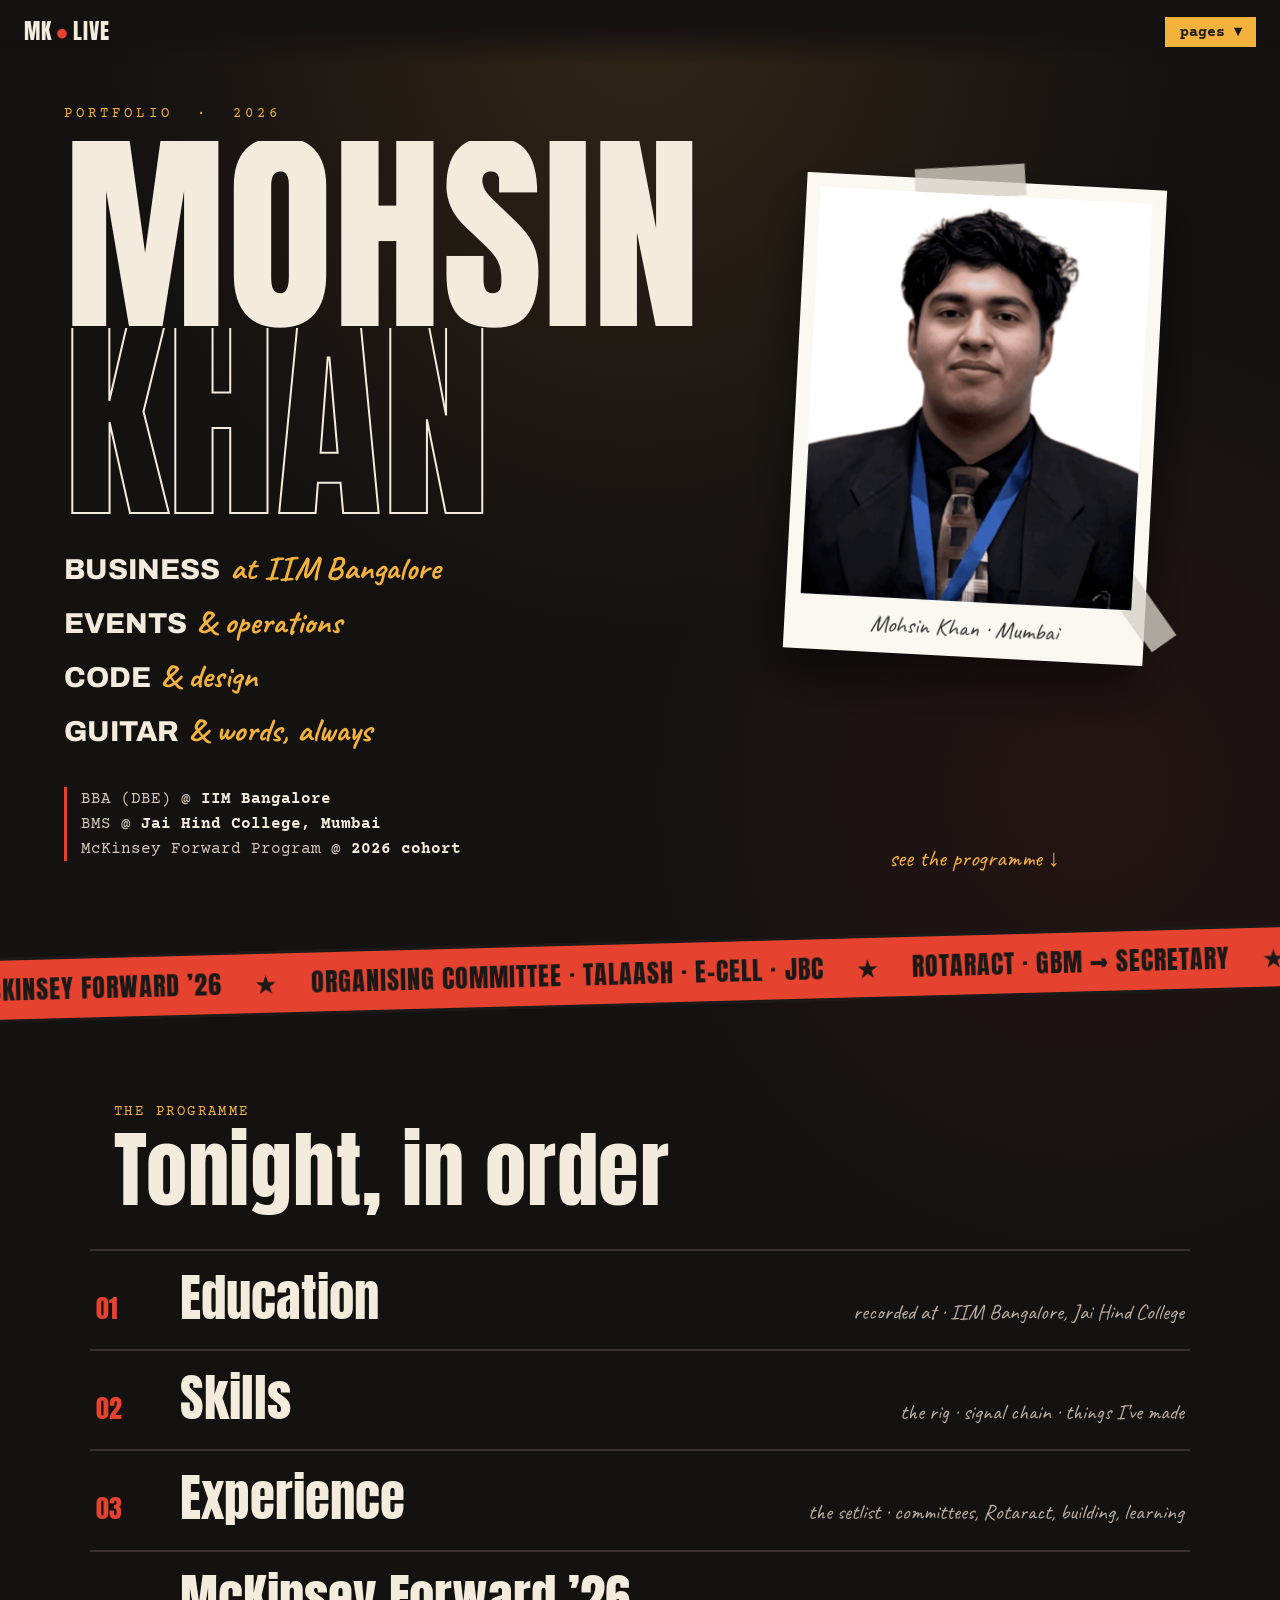
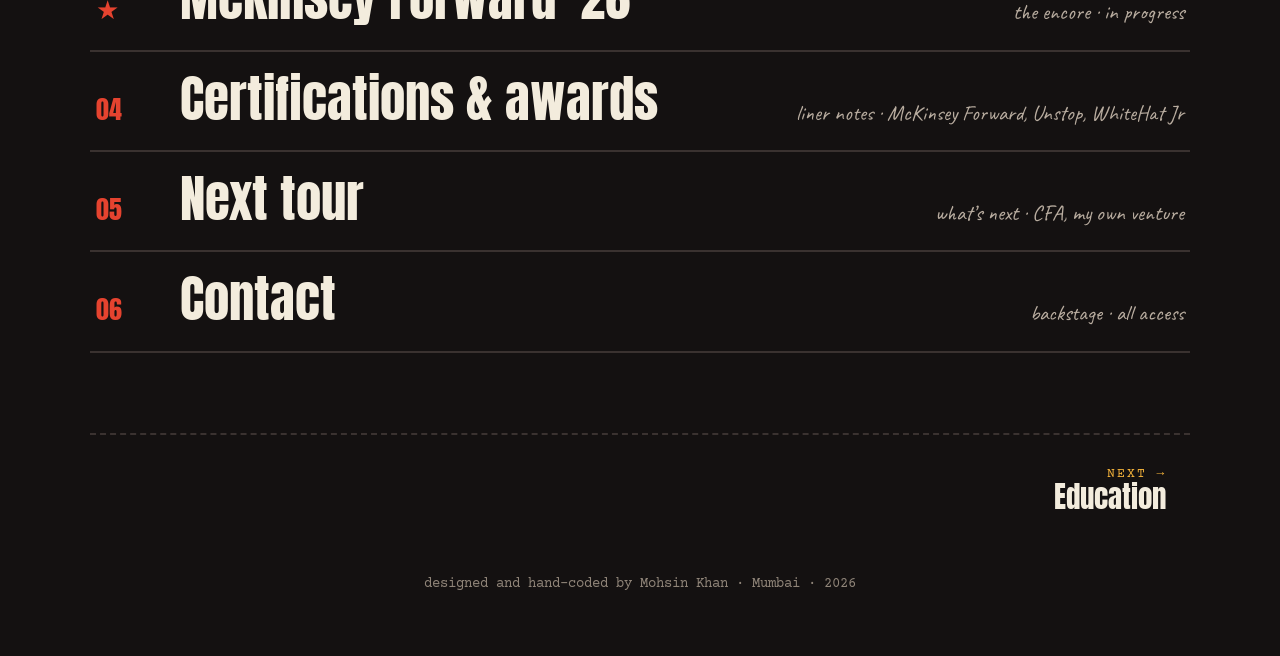
<file: index.html>
<!DOCTYPE html>
<html lang="en">
<head>
  <meta charset="UTF-8">
  <meta name="viewport" content="width=device-width, initial-scale=1.0">
  <title>Mohsin Khan — Portfolio</title>
  <meta name="description" content="Mohsin Khan. BBA (DBE) at IIM Bangalore and BMS at Jai Hind College. McKinsey Forward 2026.">
  <link rel="preconnect" href="https://fonts.googleapis.com">
  <link rel="preconnect" href="https://fonts.gstatic.com" crossorigin>
  <link href="https://fonts.googleapis.com/css2?family=Anton&family=Permanent+Marker&family=Caveat:wght@500;700&family=Courier+Prime:ital,wght@0,400;0,700;1,400&family=Archivo:wght@400;600;800&display=swap" rel="stylesheet">
  <link rel="stylesheet" href="style.css">
</head>
<body>

<!-- header + the dropdown. it's the same on every page -->
<header class="topbar">
  <a href="index.html" class="logo">MK<span>●</span>LIVE</a>
  <nav class="menu">
    <button type="button" class="menu-btn">pages <span class="caret">▾</span></button>
    <ul class="drop">
          <li><a href="index.html" class="here"><span class="drop-no">00</span> Home <em>the poster</em></a></li>
          <li><a href="education.html"><span class="drop-no">01</span> Education <em>recorded at</em></a></li>
          <li><a href="skills.html"><span class="drop-no">02</span> Skills <em>the rig</em></a></li>
          <li><a href="experience.html"><span class="drop-no">03</span> Experience <em>the setlist</em></a></li>
          <li><a href="certifications.html"><span class="drop-no">04</span> Certifications <em>liner notes</em></a></li>
          <li><a href="next.html"><span class="drop-no">05</span> Next tour <em>what’s next</em></a></li>
          <li><a href="contact.html"><span class="drop-no">06</span> Contact <em>backstage</em></a></li>
    </ul>
  </nav>
</header>

<main>

  <!-- ===================== THE POSTER ===================== -->
  <section class="poster" id="top">
    <p class="poster-presents">portfolio &nbsp;·&nbsp; 2026</p>

    <h1 class="poster-name">
      <span class="line l1">MOHSIN</span>
      <span class="line l2">KHAN</span>
    </h1>

    <div class="polaroid">
      <span class="tape tape-a"></span>
      <span class="tape tape-b"></span>
      <img src="images/mohsin.jpg" alt="Mohsin Khan in a black suit with a blue lanyard">
      <p class="caption">Mohsin Khan · Mumbai</p>
    </div>

    <div class="poster-bill">
      <p class="bill-line">business <em>at IIM Bangalore</em></p>
      <p class="bill-line">events <em>&amp; operations</em></p>
      <p class="bill-line">code <em>&amp; design</em></p>
      <p class="bill-line">guitar <em>&amp; words, always</em></p>
    </div>

    <p class="poster-venue">
      BBA (DBE) @ <strong>IIM Bangalore</strong><br>
      BMS @ <strong>Jai Hind College, Mumbai</strong><br>
      McKinsey Forward Program @ <strong>2026 cohort</strong>
    </p>

    <a href="#programme" class="scroll-cue">see the programme ↓</a>
  </section>

  <!-- the ticker. pure css marquee, no js -->
  <div class="ticker" aria-hidden="true">
    <div class="ticker-track">
      <span>McKINSEY FORWARD ’26</span><span>★</span>
      <span>ORGANISING COMMITTEE · TALAASH · E-CELL · JBC</span><span>★</span>
      <span>ROTARACT · GBM → SECRETARY</span><span>★</span>
      <span>NOTION · EXCEL · PR TEMPLATES</span><span>★</span>
      <span>CERTIFIED APP &amp; GAME DEVELOPER</span><span>★</span>
      <span>McKINSEY FORWARD ’26</span><span>★</span>
      <span>ORGANISING COMMITTEE · TALAASH · E-CELL · JBC</span><span>★</span>
      <span>ROTARACT · GBM → SECRETARY</span><span>★</span>
      <span>NOTION · EXCEL · PR TEMPLATES</span><span>★</span>
      <span>CERTIFIED APP &amp; GAME DEVELOPER</span><span>★</span>
    </div>
  </div>

  <!-- ===================== THE PROGRAMME (links to every page) ===================== -->
  <section class="programme" id="programme">
    <div class="section-head">
      <p class="kicker">the programme</p>
      <h2>Tonight, in order</h2>
    </div>
    <ol class="prog-list">
      <li><a href="education.html"><span class="p-no">01</span><span class="p-name">Education</span><span class="p-sub">recorded at · IIM Bangalore, Jai Hind College</span></a></li>
      <li><a href="skills.html"><span class="p-no">02</span><span class="p-name">Skills</span><span class="p-sub">the rig · signal chain · things I’ve made</span></a></li>
      <li><a href="experience.html"><span class="p-no">03</span><span class="p-name">Experience</span><span class="p-sub">the setlist · committees, Rotaract, building, learning</span></a></li>
      <li><a href="experience.html#encore"><span class="p-no">★</span><span class="p-name">McKinsey Forward ’26</span><span class="p-sub">the encore · in progress</span></a></li>
      <li><a href="certifications.html"><span class="p-no">04</span><span class="p-name">Certifications &amp; awards</span><span class="p-sub">liner notes · McKinsey Forward, Unstop, WhiteHat Jr</span></a></li>
      <li><a href="next.html"><span class="p-no">05</span><span class="p-name">Next tour</span><span class="p-sub">what’s next · CFA, my own venture</span></a></li>
      <li><a href="contact.html"><span class="p-no">06</span><span class="p-name">Contact</span><span class="p-sub">backstage · all access</span></a></li>
    </ol>
  </section>

</main>

<!-- previous / next, like flipping a programme -->
<nav class="pager">
  <span></span>
  <a href="education.html" class="pg next"><small>next →</small>Education</a>
</nav>

<footer>
  <p>designed and hand-coded by Mohsin Khan · Mumbai · 2026</p>
</footer>

</body>
</html>
</file>
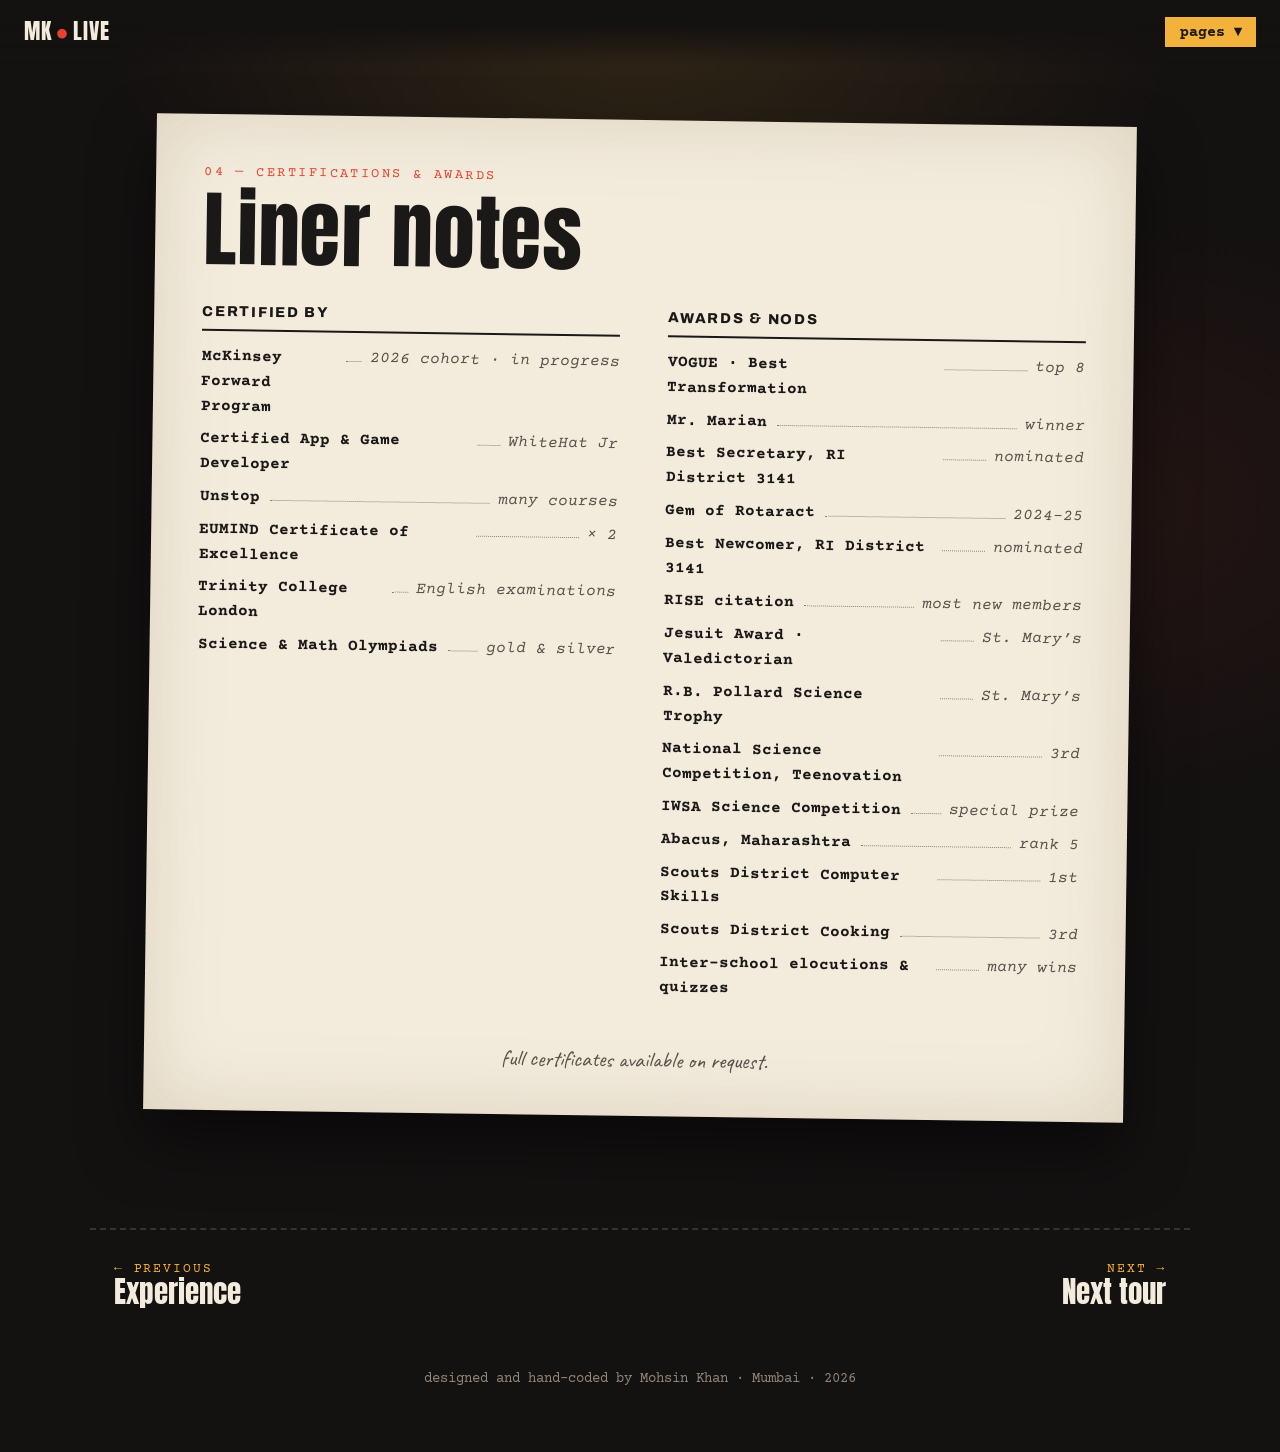
<file: certifications.html>
<!DOCTYPE html>
<html lang="en">
<head>
  <meta charset="UTF-8">
  <meta name="viewport" content="width=device-width, initial-scale=1.0">
  <title>Certifications & awards — Mohsin Khan</title>
  <meta name="description" content="Certifications and awards of Mohsin Khan.">
  <link rel="preconnect" href="https://fonts.googleapis.com">
  <link rel="preconnect" href="https://fonts.gstatic.com" crossorigin>
  <link href="https://fonts.googleapis.com/css2?family=Anton&family=Permanent+Marker&family=Caveat:wght@500;700&family=Courier+Prime:ital,wght@0,400;0,700;1,400&family=Archivo:wght@400;600;800&display=swap" rel="stylesheet">
  <link rel="stylesheet" href="style.css">
</head>
<body class="inner">

<!-- header + the dropdown. it's the same on every page -->
<header class="topbar">
  <a href="index.html" class="logo">MK<span>●</span>LIVE</a>
  <nav class="menu">
    <button type="button" class="menu-btn">pages <span class="caret">▾</span></button>
    <ul class="drop">
          <li><a href="index.html"><span class="drop-no">00</span> Home <em>the poster</em></a></li>
          <li><a href="education.html"><span class="drop-no">01</span> Education <em>recorded at</em></a></li>
          <li><a href="skills.html"><span class="drop-no">02</span> Skills <em>the rig</em></a></li>
          <li><a href="experience.html"><span class="drop-no">03</span> Experience <em>the setlist</em></a></li>
          <li><a href="certifications.html" class="here"><span class="drop-no">04</span> Certifications <em>liner notes</em></a></li>
          <li><a href="next.html"><span class="drop-no">05</span> Next tour <em>what’s next</em></a></li>
          <li><a href="contact.html"><span class="drop-no">06</span> Contact <em>backstage</em></a></li>
    </ul>
  </nav>
</header>

<main>
<!-- ===================== LINER NOTES (certs + awards) ===================== -->
  <section class="credits" id="credits">
    <div class="sleeve">
      <p class="kicker">04 — certifications &amp; awards</p>
      <h2>Liner notes</h2>

      <div class="credit-cols">
        <div>
          <h3>Certified by</h3>
          <dl>
            <div class="row"><dt>McKinsey Forward Program</dt><dd>2026 cohort · in progress</dd></div>
            <div class="row"><dt>Certified App &amp; Game Developer</dt><dd>WhiteHat Jr</dd></div>
            <div class="row"><dt>Unstop</dt><dd>many courses</dd></div>
            <div class="row"><dt>EUMIND Certificate of Excellence</dt><dd>× 2</dd></div>
            <div class="row"><dt>Trinity College London</dt><dd>English examinations</dd></div>
            <div class="row"><dt>Science &amp; Math Olympiads</dt><dd>gold &amp; silver</dd></div>
          </dl>
        </div>
        <div>
          <h3>Awards &amp; nods</h3>
          <dl>
            <div class="row"><dt>VOGUE · Best Transformation</dt><dd>top 8</dd></div>
            <div class="row"><dt>Mr. Marian</dt><dd>winner</dd></div>
            <div class="row"><dt>Best Secretary, RI District 3141</dt><dd>nominated</dd></div>
            <div class="row"><dt>Gem of Rotaract</dt><dd>2024–25</dd></div>
            <div class="row"><dt>Best Newcomer, RI District 3141</dt><dd>nominated</dd></div>
            <div class="row"><dt>RISE citation</dt><dd>most new members</dd></div>
            <div class="row"><dt>Jesuit Award · Valedictorian</dt><dd>St. Mary’s</dd></div>
            <div class="row"><dt>R.B. Pollard Science Trophy</dt><dd>St. Mary’s</dd></div>
            <div class="row"><dt>National Science Competition, Teenovation</dt><dd>3rd</dd></div>
            <div class="row"><dt>IWSA Science Competition</dt><dd>special prize</dd></div>
            <div class="row"><dt>Abacus, Maharashtra</dt><dd>rank 5</dd></div>
            <div class="row"><dt>Scouts District Computer Skills</dt><dd>1st</dd></div>
            <div class="row"><dt>Scouts District Cooking</dt><dd>3rd</dd></div>
            <div class="row"><dt>Inter-school elocutions &amp; quizzes</dt><dd>many wins</dd></div>
          </dl>
        </div>
      </div>

      <p class="thanks">full certificates available on request.</p>
    </div>
  </section>
</main>

<!-- previous / next, like flipping a programme -->
<nav class="pager">
  <a href="experience.html" class="pg prev"><small>← previous</small>Experience</a>
  <a href="next.html" class="pg next"><small>next →</small>Next tour</a>
</nav>

<footer>
  <p>designed and hand-coded by Mohsin Khan · Mumbai · 2026</p>
</footer>

</body>
</html>
</file>
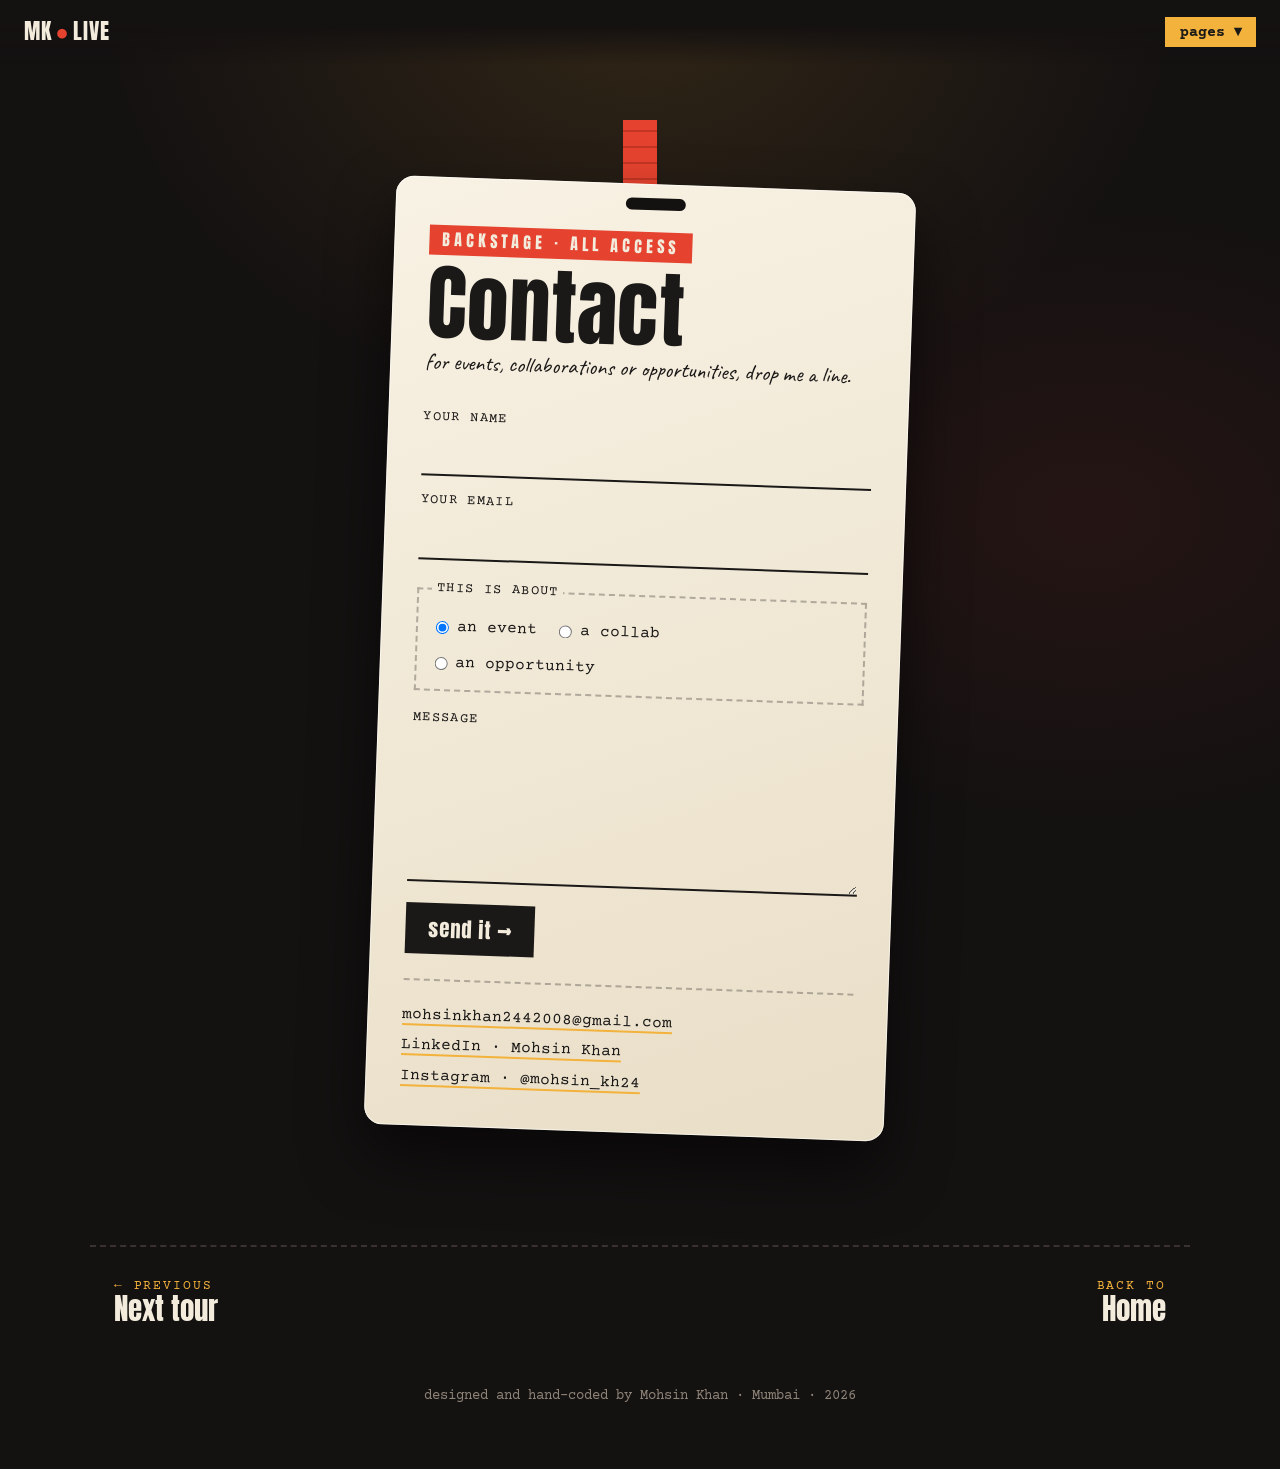
<file: contact.html>
<!DOCTYPE html>
<html lang="en">
<head>
  <meta charset="UTF-8">
  <meta name="viewport" content="width=device-width, initial-scale=1.0">
  <title>Contact — Mohsin Khan</title>
  <meta name="description" content="Contact Mohsin Khan.">
  <link rel="preconnect" href="https://fonts.googleapis.com">
  <link rel="preconnect" href="https://fonts.gstatic.com" crossorigin>
  <link href="https://fonts.googleapis.com/css2?family=Anton&family=Permanent+Marker&family=Caveat:wght@500;700&family=Courier+Prime:ital,wght@0,400;0,700;1,400&family=Archivo:wght@400;600;800&display=swap" rel="stylesheet">
  <link rel="stylesheet" href="style.css">
</head>
<body class="inner">

<!-- header + the dropdown. it's the same on every page -->
<header class="topbar">
  <a href="index.html" class="logo">MK<span>●</span>LIVE</a>
  <nav class="menu">
    <button type="button" class="menu-btn">pages <span class="caret">▾</span></button>
    <ul class="drop">
          <li><a href="index.html"><span class="drop-no">00</span> Home <em>the poster</em></a></li>
          <li><a href="education.html"><span class="drop-no">01</span> Education <em>recorded at</em></a></li>
          <li><a href="skills.html"><span class="drop-no">02</span> Skills <em>the rig</em></a></li>
          <li><a href="experience.html"><span class="drop-no">03</span> Experience <em>the setlist</em></a></li>
          <li><a href="certifications.html"><span class="drop-no">04</span> Certifications <em>liner notes</em></a></li>
          <li><a href="next.html"><span class="drop-no">05</span> Next tour <em>what’s next</em></a></li>
          <li><a href="contact.html" class="here"><span class="drop-no">06</span> Contact <em>backstage</em></a></li>
    </ul>
  </nav>
</header>

<main>
<!-- ===================== BACKSTAGE (contact form) ===================== -->
  <section class="backstage" id="backstage">
    <div class="pass">
      <span class="lanyard-hole"></span>
      <p class="pass-top">BACKSTAGE · ALL ACCESS</p>
      <h2>Contact</h2>
      <p class="pass-sub">for events, collaborations or opportunities, drop me a line.</p>

      <form action="mailto:mohsinkhan2442008@gmail.com" method="post" enctype="text/plain">
        <label for="name">your name</label>
        <input type="text" id="name" name="name" required minlength="2" maxlength="60">

        <label for="email">your email</label>
        <input type="email" id="email" name="email" required>

        <fieldset>
          <legend>this is about</legend>
          <label class="radio"><input type="radio" name="about" value="event" checked> an event</label>
          <label class="radio"><input type="radio" name="about" value="collab"> a collab</label>
          <label class="radio"><input type="radio" name="about" value="opportunity"> an opportunity</label>
        </fieldset>

        <label for="msg">message</label>
        <textarea id="msg" name="message" rows="4"></textarea>

        <button type="submit">send it →</button>
      </form>

      <ul class="links">
        <li><a href="mailto:mohsinkhan2442008@gmail.com">mohsinkhan2442008@gmail.com</a></li>
        <li><a href="https://www.linkedin.com/in/mohsin-khan-0478ba228" target="_blank" rel="noopener">LinkedIn · Mohsin Khan</a></li>
        <li><a href="https://www.instagram.com/mohsin_kh24" target="_blank" rel="noopener">Instagram · @mohsin_kh24</a></li>
      </ul>
    </div>
  </section>
</main>

<!-- previous / next, like flipping a programme -->
<nav class="pager">
  <a href="next.html" class="pg prev"><small>← previous</small>Next tour</a>
  <a href="index.html" class="pg next"><small>back to</small>Home</a>
</nav>

<footer>
  <p>designed and hand-coded by Mohsin Khan · Mumbai · 2026</p>
</footer>

</body>
</html>
</file>
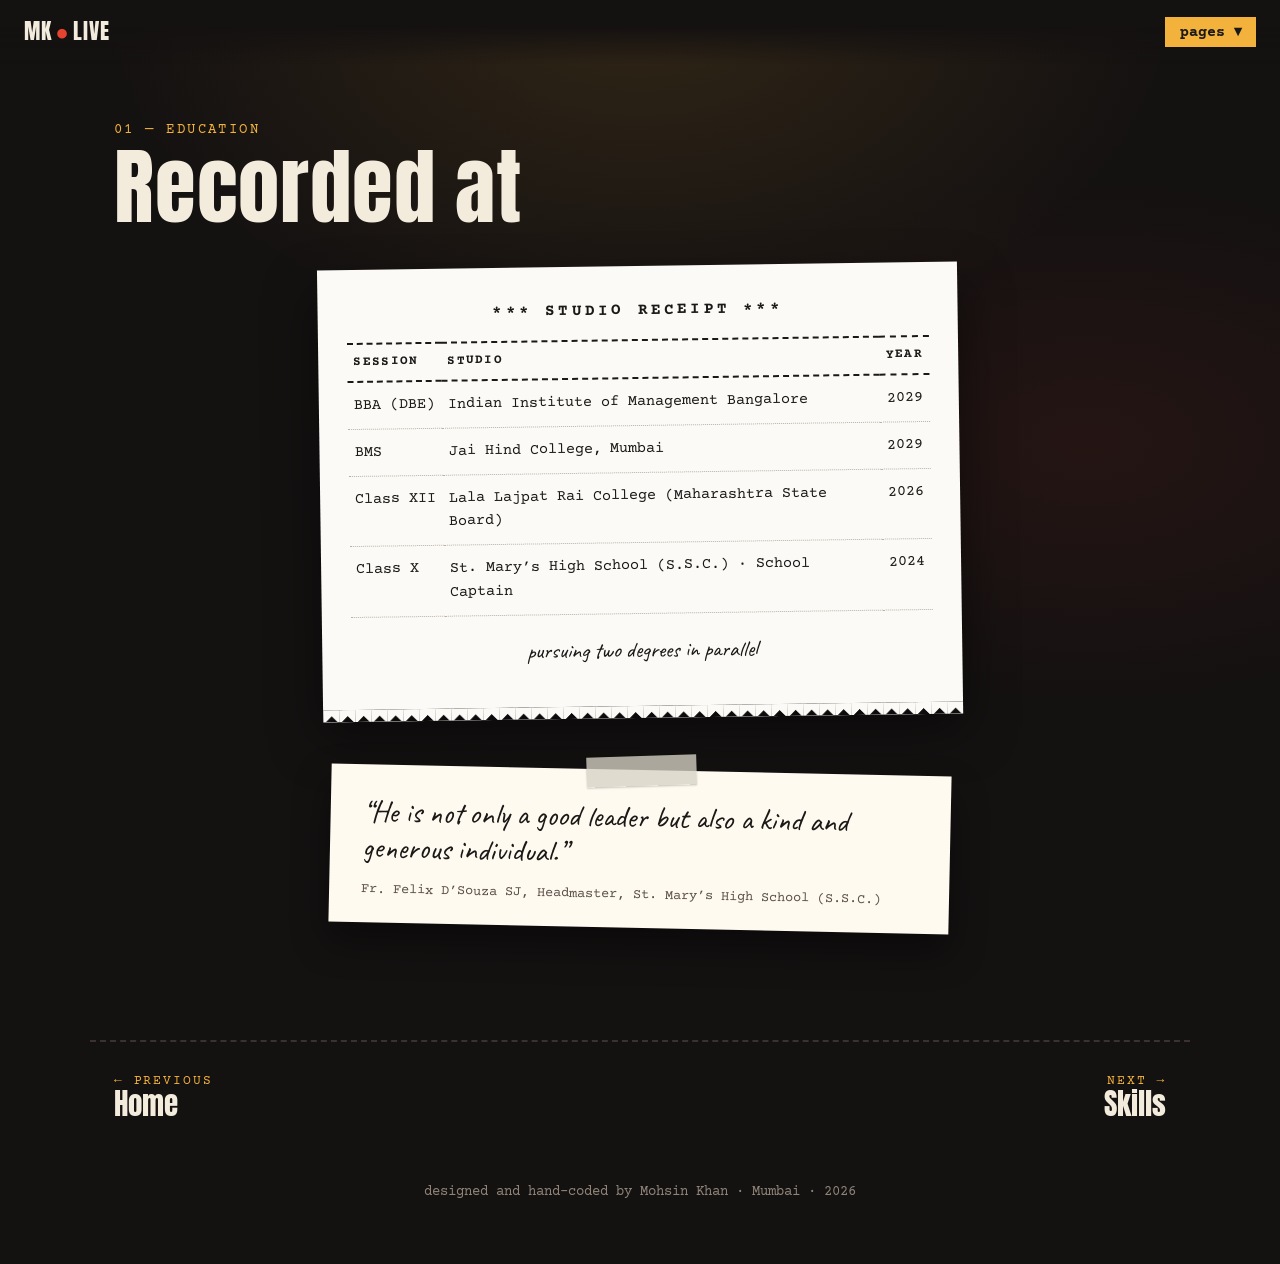
<file: education.html>
<!DOCTYPE html>
<html lang="en">
<head>
  <meta charset="UTF-8">
  <meta name="viewport" content="width=device-width, initial-scale=1.0">
  <title>Education — Mohsin Khan</title>
  <meta name="description" content="Education of Mohsin Khan.">
  <link rel="preconnect" href="https://fonts.googleapis.com">
  <link rel="preconnect" href="https://fonts.gstatic.com" crossorigin>
  <link href="https://fonts.googleapis.com/css2?family=Anton&family=Permanent+Marker&family=Caveat:wght@500;700&family=Courier+Prime:ital,wght@0,400;0,700;1,400&family=Archivo:wght@400;600;800&display=swap" rel="stylesheet">
  <link rel="stylesheet" href="style.css">
</head>
<body class="inner">

<!-- header + the dropdown. it's the same on every page -->
<header class="topbar">
  <a href="index.html" class="logo">MK<span>●</span>LIVE</a>
  <nav class="menu">
    <button type="button" class="menu-btn">pages <span class="caret">▾</span></button>
    <ul class="drop">
          <li><a href="index.html"><span class="drop-no">00</span> Home <em>the poster</em></a></li>
          <li><a href="education.html" class="here"><span class="drop-no">01</span> Education <em>recorded at</em></a></li>
          <li><a href="skills.html"><span class="drop-no">02</span> Skills <em>the rig</em></a></li>
          <li><a href="experience.html"><span class="drop-no">03</span> Experience <em>the setlist</em></a></li>
          <li><a href="certifications.html"><span class="drop-no">04</span> Certifications <em>liner notes</em></a></li>
          <li><a href="next.html"><span class="drop-no">05</span> Next tour <em>what’s next</em></a></li>
          <li><a href="contact.html"><span class="drop-no">06</span> Contact <em>backstage</em></a></li>
    </ul>
  </nav>
</header>

<main>
<!-- ===================== STUDIO (education) — a table, like class said ===================== -->
  <section class="studio" id="studio">
    <div class="section-head">
      <p class="kicker">01 — education</p>
      <h2>Recorded at</h2>
    </div>

    <div class="receipt">
      <p class="receipt-head">*** STUDIO RECEIPT ***</p>
      <table>
        <thead>
          <tr><th>Session</th><th>Studio</th><th>Year</th></tr>
        </thead>
        <tbody>
          <tr><td>BBA (DBE)</td><td>Indian Institute of Management Bangalore</td><td>2029</td></tr>
          <tr><td>BMS</td><td>Jai Hind College, Mumbai</td><td>2029</td></tr>
          <tr><td>Class XII</td><td>Lala Lajpat Rai College (Maharashtra State Board)</td><td>2026</td></tr>
          <tr><td>Class X</td><td>St. Mary’s High School (S.S.C.) · School Captain</td><td>2024</td></tr>
        </tbody>
      </table>
      <p class="receipt-foot">pursuing two degrees in parallel</p>
    </div>

    <blockquote class="quote">
      <span class="tape"></span>
      <p>“He is not only a good leader but also a kind and generous individual.”</p>
      <cite>Fr. Felix D’Souza SJ, Headmaster, St. Mary’s High School (S.S.C.)</cite>
    </blockquote>
  </section>
</main>

<!-- previous / next, like flipping a programme -->
<nav class="pager">
  <a href="index.html" class="pg prev"><small>← previous</small>Home</a>
  <a href="skills.html" class="pg next"><small>next →</small>Skills</a>
</nav>

<footer>
  <p>designed and hand-coded by Mohsin Khan · Mumbai · 2026</p>
</footer>

</body>
</html>
</file>
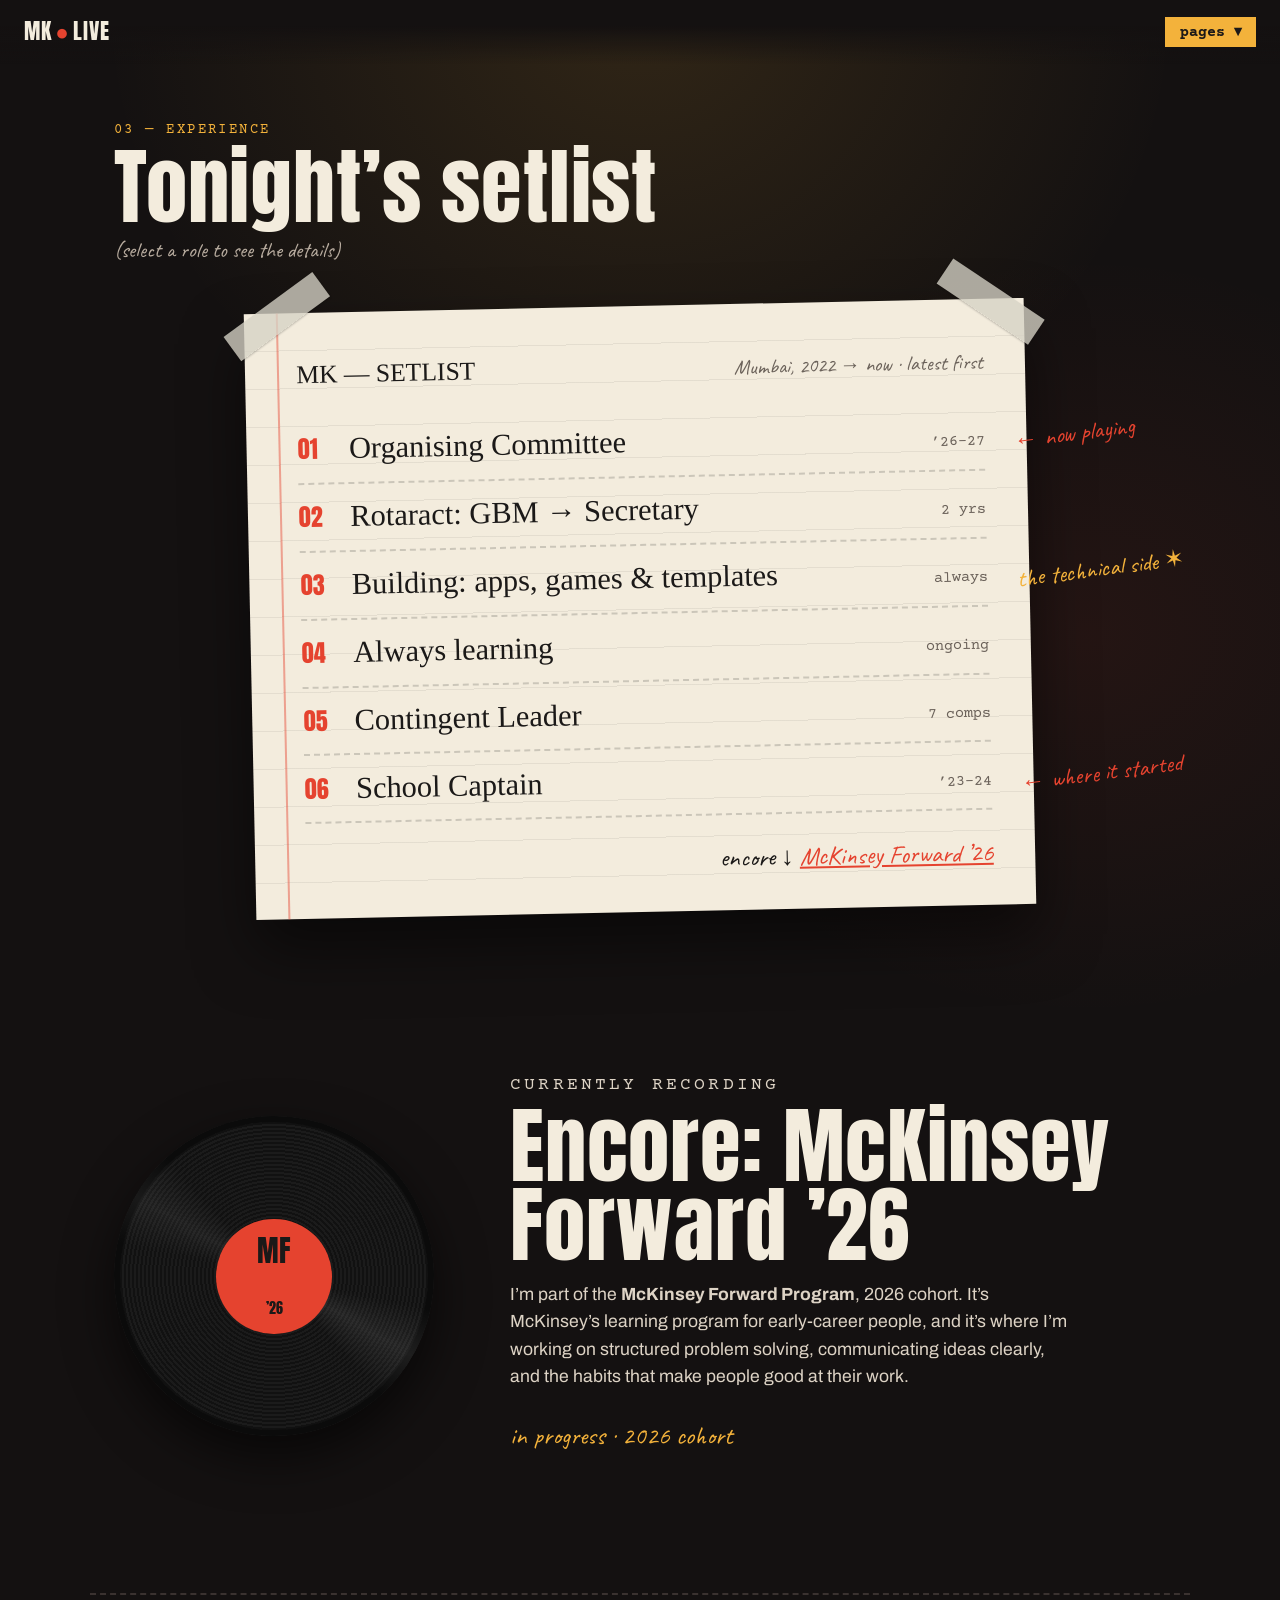
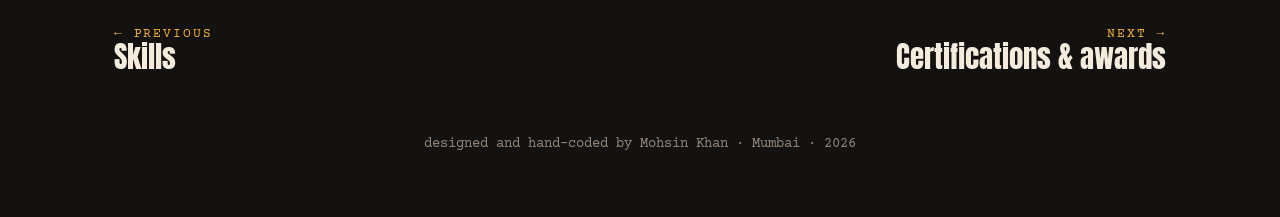
<file: experience.html>
<!DOCTYPE html>
<html lang="en">
<head>
  <meta charset="UTF-8">
  <meta name="viewport" content="width=device-width, initial-scale=1.0">
  <title>Experience — Mohsin Khan</title>
  <meta name="description" content="Experience of Mohsin Khan, and McKinsey Forward 2026.">
  <link rel="preconnect" href="https://fonts.googleapis.com">
  <link rel="preconnect" href="https://fonts.gstatic.com" crossorigin>
  <link href="https://fonts.googleapis.com/css2?family=Anton&family=Permanent+Marker&family=Caveat:wght@500;700&family=Courier+Prime:ital,wght@0,400;0,700;1,400&family=Archivo:wght@400;600;800&display=swap" rel="stylesheet">
  <link rel="stylesheet" href="style.css">
</head>
<body class="inner">

<!-- header + the dropdown. it's the same on every page -->
<header class="topbar">
  <a href="index.html" class="logo">MK<span>●</span>LIVE</a>
  <nav class="menu">
    <button type="button" class="menu-btn">pages <span class="caret">▾</span></button>
    <ul class="drop">
          <li><a href="index.html"><span class="drop-no">00</span> Home <em>the poster</em></a></li>
          <li><a href="education.html"><span class="drop-no">01</span> Education <em>recorded at</em></a></li>
          <li><a href="skills.html"><span class="drop-no">02</span> Skills <em>the rig</em></a></li>
          <li><a href="experience.html" class="here"><span class="drop-no">03</span> Experience <em>the setlist</em></a></li>
          <li><a href="certifications.html"><span class="drop-no">04</span> Certifications <em>liner notes</em></a></li>
          <li><a href="next.html"><span class="drop-no">05</span> Next tour <em>what’s next</em></a></li>
          <li><a href="contact.html"><span class="drop-no">06</span> Contact <em>backstage</em></a></li>
    </ul>
  </nav>
</header>

<main>
<!-- ===================== SETLIST (experience) ===================== -->
  <section class="stage" id="setlist">
    <div class="section-head">
      <p class="kicker">03 — experience</p>
      <h2>Tonight’s setlist</h2>
      <p class="note">(select a role to see the details)</p>
    </div>

    <div class="setlist-sheet">
      <span class="tape tape-top-l"></span>
      <span class="tape tape-top-r"></span>
      <p class="sheet-title">MK — SETLIST <span>Mumbai, 2022 → now · latest first</span></p>

      <ol class="tracks">

        <li class="track">
          <details>
            <summary>
              <span class="t-no">01</span>
              <span class="t-name">Organising Committee</span>
              <span class="t-len">’26–27</span>
            </summary>
            <div class="t-body">
              <p class="t-meta">Talaash · Jai Hind E-Cell · Jai Hind Business Conclave · 2026 – 27</p>
              <ul>
                <li><strong>Events</strong> at Talaash: planning and running events, from first idea to the day itself.</li>
                <li><strong>Events &amp; PR</strong> at the Entrepreneurship Cell: making the event work, and making sure people hear about it.</li>
                <li><strong>Media</strong> at the Business Conclave: how the conclave looks and reads, online and on the day.</li>
                <li>Three committees at once, alongside two degrees.</li>
              </ul>
              <p class="t-tags"><span>at work this is →</span> <b>planning &amp; execution</b> <b>communication</b> <b>time management</b></p>
            </div>
          </details>
          <span class="margin-note">← now playing</span>
        </li>

        <li class="track">
          <details>
            <summary>
              <span class="t-no">02</span>
              <span class="t-name">Rotaract: GBM → Secretary</span>
              <span class="t-len">2 yrs</span>
            </summary>
            <div class="t-body">
              <p class="t-meta">Rotaract Club of Lala Lajpatrai College · District 3141 · Aug 2024 – Jun 2026</p>
              <ul>
                <li><strong>General Body Member</strong> (2024–25): organised and chaired <strong>20+ projects</strong> in my first year.</li>
                <li>Raised <strong>₹25,000+</strong> in sponsorships, by pitching and following up.</li>
                <li>Brought in the <strong>most new members</strong> as Zonal ACL for RISE, and got a citation for it.</li>
                <li><strong>Secretary</strong> (2025–26): built a new admin system that handled <strong>200+ projects</strong> in a <strong>450-member</strong> club.</li>
                <li>Gem of Rotaract; nominated for Best Newcomer and Best Secretary, RI District 3141.</li>
              </ul>
              <p class="t-tags"><span>at work this is →</span> <b>negotiation</b> <b>outreach</b> <b>operations &amp; systems</b></p>
            </div>
          </details>
        </li>

        <li class="track">
          <details>
            <summary>
              <span class="t-no">03</span>
              <span class="t-name">Building: apps, games &amp; templates</span>
              <span class="t-len">always</span>
            </summary>
            <div class="t-body">
              <p class="t-meta">Code · design · tools for getting work done</p>
              <ul>
                <li><strong>Certified App &amp; Game Developer</strong>, WhiteHat Jr; I’ve built many apps and games since.</li>
                <li>Make <strong>Notion, PR and Excel templates</strong> that teams can pick up and use.</li>
                <li>Design and edit in Adobe Creative Suite, DaVinci Resolve, Canva and Affinity.</li>
                <li>Hand-coded this portfolio in HTML and CSS.</li>
              </ul>
              <p class="t-tags"><span>at work this is →</span> <b>technical skills</b> <b>structured logic</b> <b>process design</b></p>
            </div>
          </details>
          <span class="margin-note note-2">the technical side ✶</span>
        </li>

        <li class="track">
          <details>
            <summary>
              <span class="t-no">04</span>
              <span class="t-name">Always learning</span>
              <span class="t-len">ongoing</span>
            </summary>
            <div class="t-body">
              <p class="t-meta">Professional education alongside BBA (DBE) at IIM Bangalore and BMS at Jai Hind College</p>
              <ul>
                <li><strong>McKinsey Forward Program</strong>, 2026 cohort: structured problem solving and communication.</li>
                <li>Many courses on <strong>Unstop</strong>.</li>
                <li>Learning <strong>Power BI</strong>, data analysis and AI tools.</li>
                <li>EUMIND Certificate of Excellence, twice; Trinity College London English examinations.</li>
              </ul>
              <p class="t-tags"><span>at work this is →</span> <b>problem solving</b> <b>data &amp; analysis</b> <b>self-driven learning</b></p>
            </div>
          </details>
        </li>

        <li class="track">
          <details>
            <summary>
              <span class="t-no">05</span>
              <span class="t-name">Contingent Leader</span>
              <span class="t-len">7 comps</span>
            </summary>
            <div class="t-body">
              <p class="t-meta">St. Mary’s High School (S.S.C.) · inter-school competitions</p>
              <ul>
                <li>Led the school’s team at <strong>7 inter-school competitions</strong>, winning many events.</li>
                <li>Won many inter-school and inter-class elocutions and quizzes.</li>
                <li>Top 8 and <strong>Best Transformation</strong> at VOGUE, Mumbai’s biggest inter-school personality contest.</li>
              </ul>
              <p class="t-tags"><span>at work this is →</span> <b>leading under pressure</b> <b>public speaking</b> <b>team building</b></p>
            </div>
          </details>
        </li>

        <li class="track">
          <details>
            <summary>
              <span class="t-no">06</span>
              <span class="t-name">School Captain</span>
              <span class="t-len">’23–24</span>
            </summary>
            <div class="t-body">
              <p class="t-meta">St. Mary’s High School (S.S.C.)</p>
              <ul>
                <li>School Captain; led the student council.</li>
                <li>President of the Interact Club and the Desh Apnayen Club.</li>
                <li>Editor of the school magazine, twice. Designed the logo for <strong>Marian Masti</strong>, the school festival.</li>
              </ul>
              <p class="t-tags"><span>at work this is →</span> <b>leadership</b> <b>responsibility</b> <b>creative direction</b></p>
            </div>
          </details>
          <span class="margin-note">← where it started</span>
        </li>

      </ol>

      <p class="sheet-foot">encore ↓ <a href="#encore">McKinsey Forward ’26</a></p>
    </div>
  </section>

  <!-- ===================== ENCORE (mckinsey forward) ===================== -->
  <section class="encore" id="encore">
    <div class="vinyl" aria-hidden="true">
      <div class="vinyl-label">MF<br><small>’26</small></div>
    </div>
    <div class="encore-text">
      <p class="kicker">currently recording</p>
      <h2>Encore: McKinsey Forward ’26</h2>
      <p>
        I’m part of the <strong>McKinsey Forward Program</strong>, 2026 cohort. It’s McKinsey’s
        learning program for early-career people, and it’s where I’m working on
        structured problem solving, communicating ideas clearly, and the habits that make
        people good at their work.
      </p>
      <p class="handwritten">in progress · 2026 cohort</p>
    </div>
  </section>
</main>

<!-- previous / next, like flipping a programme -->
<nav class="pager">
  <a href="skills.html" class="pg prev"><small>← previous</small>Skills</a>
  <a href="certifications.html" class="pg next"><small>next →</small>Certifications & awards</a>
</nav>

<footer>
  <p>designed and hand-coded by Mohsin Khan · Mumbai · 2026</p>
</footer>

</body>
</html>
</file>
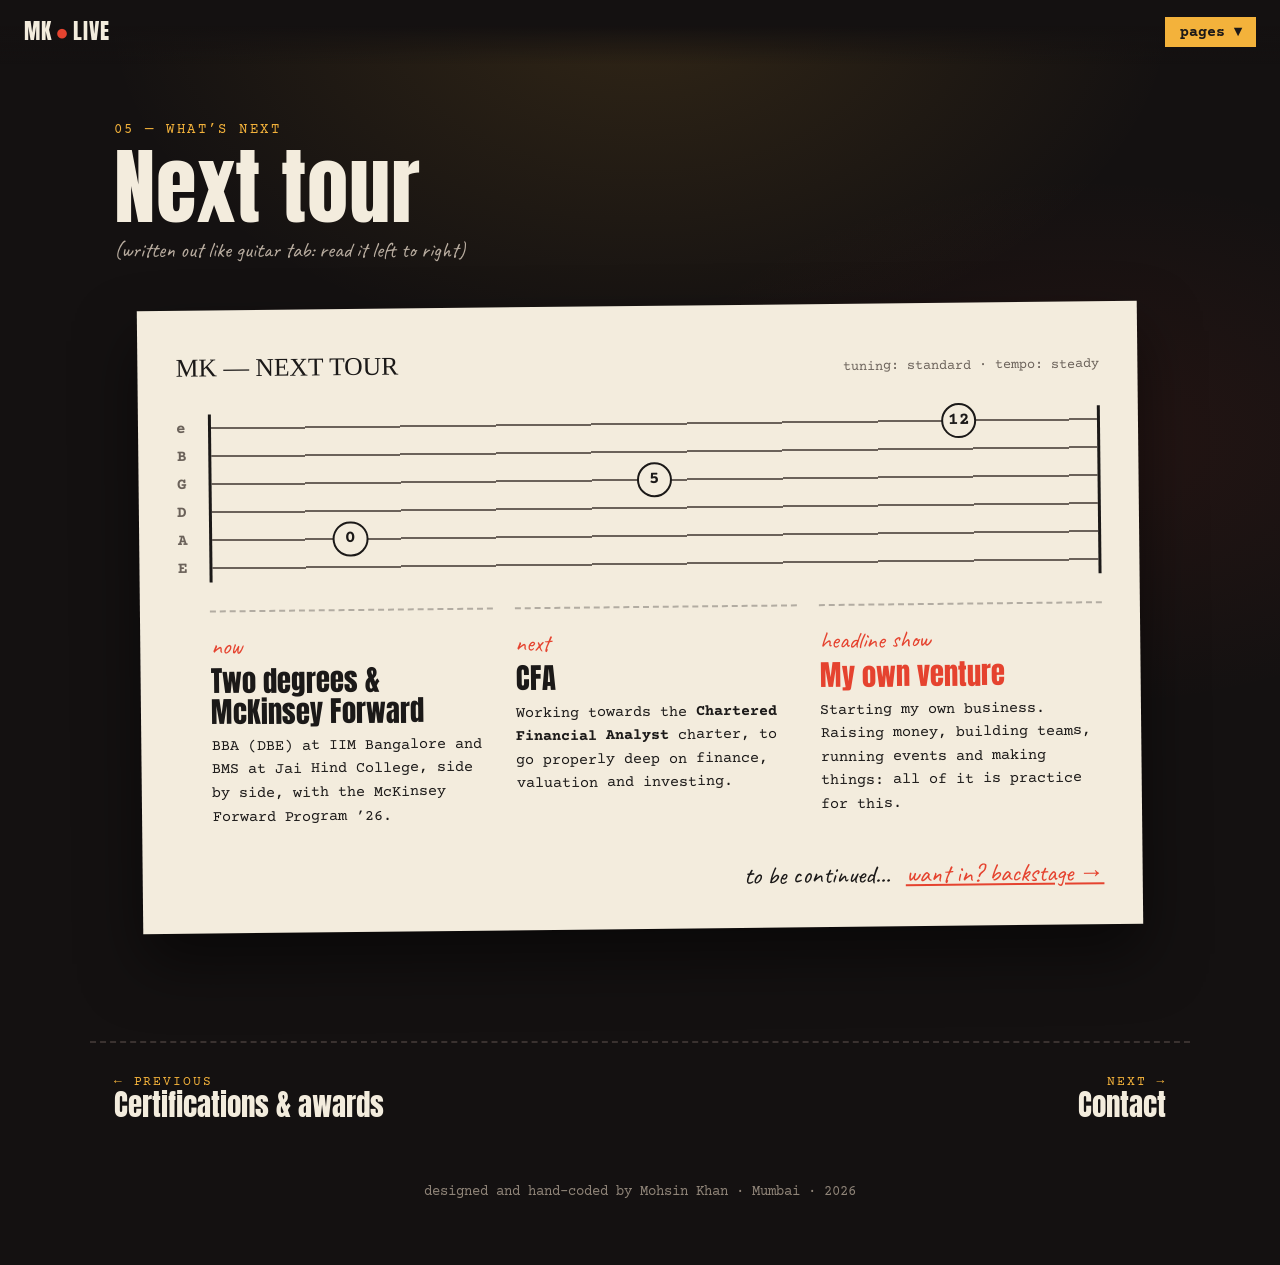
<file: next.html>
<!DOCTYPE html>
<html lang="en">
<head>
  <meta charset="UTF-8">
  <meta name="viewport" content="width=device-width, initial-scale=1.0">
  <title>Next tour — Mohsin Khan</title>
  <meta name="description" content="What Mohsin Khan is working towards: the CFA and his own venture.">
  <link rel="preconnect" href="https://fonts.googleapis.com">
  <link rel="preconnect" href="https://fonts.gstatic.com" crossorigin>
  <link href="https://fonts.googleapis.com/css2?family=Anton&family=Permanent+Marker&family=Caveat:wght@500;700&family=Courier+Prime:ital,wght@0,400;0,700;1,400&family=Archivo:wght@400;600;800&display=swap" rel="stylesheet">
  <link rel="stylesheet" href="style.css">
</head>
<body class="inner">

<!-- header + the dropdown. it's the same on every page -->
<header class="topbar">
  <a href="index.html" class="logo">MK<span>●</span>LIVE</a>
  <nav class="menu">
    <button type="button" class="menu-btn">pages <span class="caret">▾</span></button>
    <ul class="drop">
          <li><a href="index.html"><span class="drop-no">00</span> Home <em>the poster</em></a></li>
          <li><a href="education.html"><span class="drop-no">01</span> Education <em>recorded at</em></a></li>
          <li><a href="skills.html"><span class="drop-no">02</span> Skills <em>the rig</em></a></li>
          <li><a href="experience.html"><span class="drop-no">03</span> Experience <em>the setlist</em></a></li>
          <li><a href="certifications.html"><span class="drop-no">04</span> Certifications <em>liner notes</em></a></li>
          <li><a href="next.html" class="here"><span class="drop-no">05</span> Next tour <em>what’s next</em></a></li>
          <li><a href="contact.html"><span class="drop-no">06</span> Contact <em>backstage</em></a></li>
    </ul>
  </nav>
</header>

<main>
<!-- ===================== NEXT TOUR (aspirations) — written as guitar tab ===================== -->
  <section class="tour" id="tour">
    <div class="section-head">
      <p class="kicker">05 — what’s next</p>
      <h2>Next tour</h2>
      <p class="note">(written out like guitar tab: read it left to right)</p>
    </div>

    <div class="tab-sheet">
      <p class="tab-title">MK — NEXT TOUR <span>tuning: standard · tempo: steady</span></p>

      <div class="tab">
        <div class="tab-strings" aria-hidden="true"><i>e</i><i>B</i><i>G</i><i>D</i><i>A</i><i>E</i></div>

        <div class="tab-stops">
          <article class="stop s1">
            <span class="fret" style="--string:5">0</span>
            <div class="stop-card">
              <p class="stop-when">now</p>
              <h3>Two degrees &amp; McKinsey Forward</h3>
              <p>BBA (DBE) at IIM Bangalore and BMS at Jai Hind College, side by side, with the McKinsey Forward Program ’26.</p>
            </div>
          </article>

          <article class="stop s2">
            <span class="fret" style="--string:3">5</span>
            <div class="stop-card">
              <p class="stop-when">next</p>
              <h3>CFA</h3>
              <p>Working towards the <strong>Chartered Financial Analyst</strong> charter, to go properly deep on finance, valuation and investing.</p>
            </div>
          </article>

          <article class="stop s3">
            <span class="fret" style="--string:1">12</span>
            <div class="stop-card">
              <p class="stop-when">headline show</p>
              <h3>My own venture</h3>
              <p>Starting my own business. Raising money, building teams, running events and making things: all of it is practice for this.</p>
            </div>
          </article>
        </div>
      </div>

      <p class="tab-foot">to be continued… <a href="contact.html">want in? backstage →</a></p>
    </div>
  </section>
</main>

<!-- previous / next, like flipping a programme -->
<nav class="pager">
  <a href="certifications.html" class="pg prev"><small>← previous</small>Certifications & awards</a>
  <a href="contact.html" class="pg next"><small>next →</small>Contact</a>
</nav>

<footer>
  <p>designed and hand-coded by Mohsin Khan · Mumbai · 2026</p>
</footer>

</body>
</html>
</file>
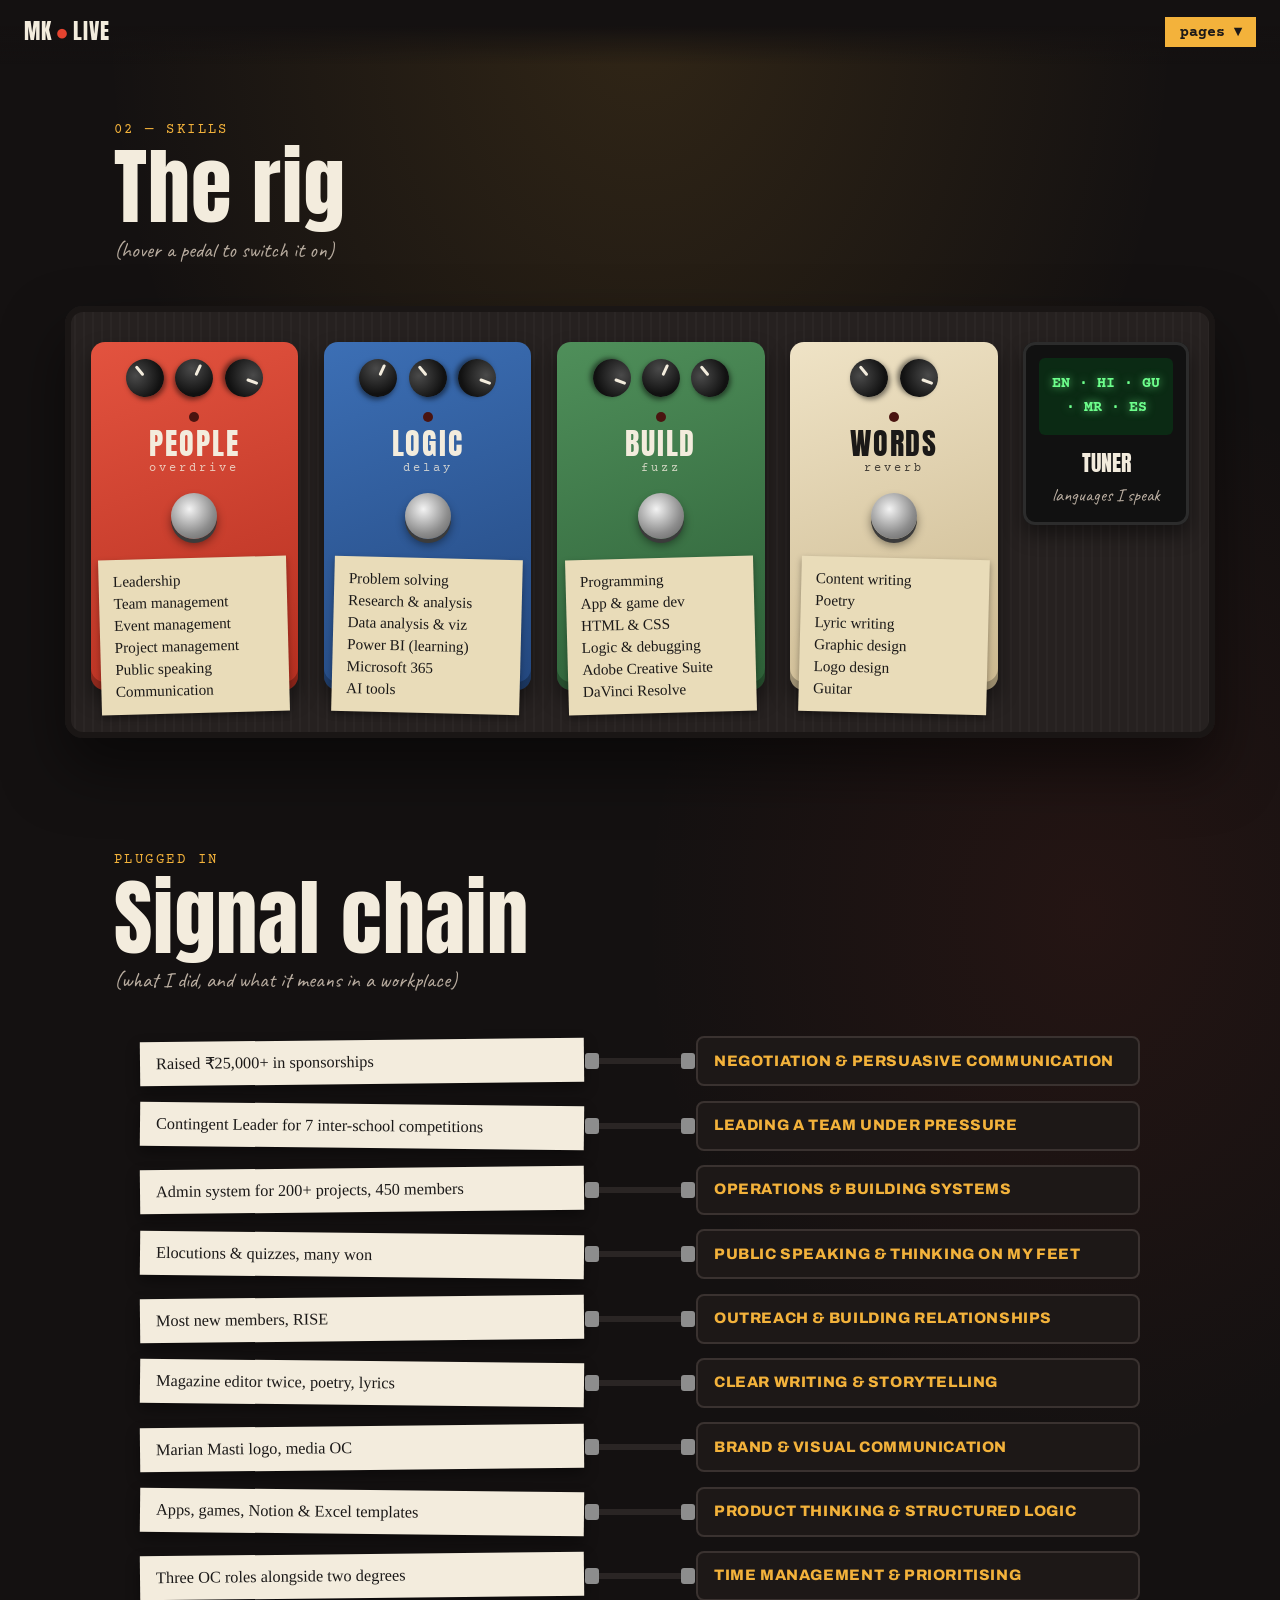
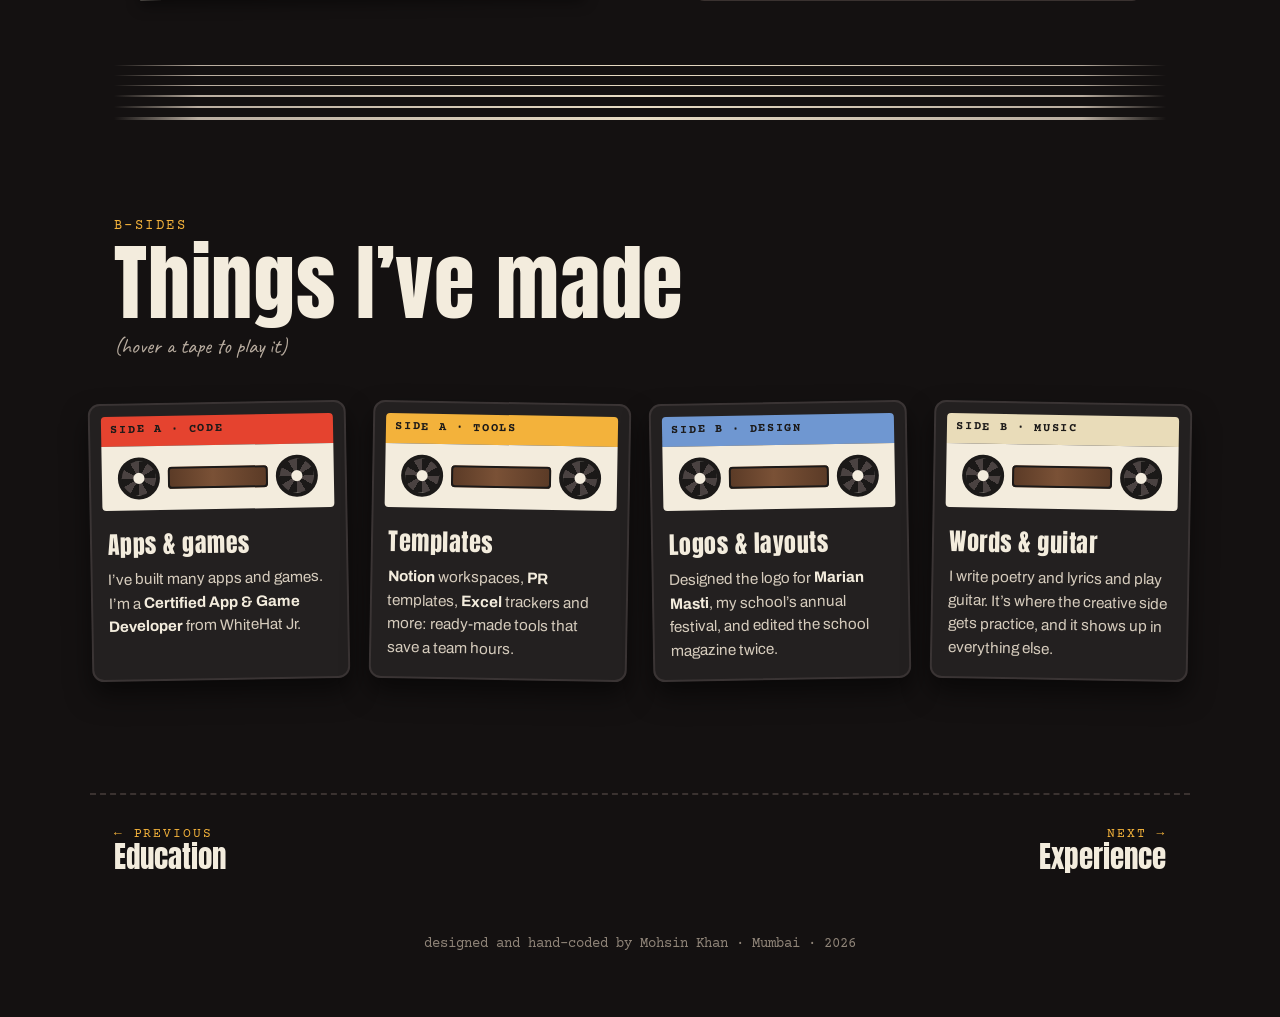
<file: skills.html>
<!DOCTYPE html>
<html lang="en">
<head>
  <meta charset="UTF-8">
  <meta name="viewport" content="width=device-width, initial-scale=1.0">
  <title>Skills — Mohsin Khan</title>
  <meta name="description" content="Skills of Mohsin Khan.">
  <link rel="preconnect" href="https://fonts.googleapis.com">
  <link rel="preconnect" href="https://fonts.gstatic.com" crossorigin>
  <link href="https://fonts.googleapis.com/css2?family=Anton&family=Permanent+Marker&family=Caveat:wght@500;700&family=Courier+Prime:ital,wght@0,400;0,700;1,400&family=Archivo:wght@400;600;800&display=swap" rel="stylesheet">
  <link rel="stylesheet" href="style.css">
</head>
<body class="inner">

<!-- header + the dropdown. it's the same on every page -->
<header class="topbar">
  <a href="index.html" class="logo">MK<span>●</span>LIVE</a>
  <nav class="menu">
    <button type="button" class="menu-btn">pages <span class="caret">▾</span></button>
    <ul class="drop">
          <li><a href="index.html"><span class="drop-no">00</span> Home <em>the poster</em></a></li>
          <li><a href="education.html"><span class="drop-no">01</span> Education <em>recorded at</em></a></li>
          <li><a href="skills.html" class="here"><span class="drop-no">02</span> Skills <em>the rig</em></a></li>
          <li><a href="experience.html"><span class="drop-no">03</span> Experience <em>the setlist</em></a></li>
          <li><a href="certifications.html"><span class="drop-no">04</span> Certifications <em>liner notes</em></a></li>
          <li><a href="next.html"><span class="drop-no">05</span> Next tour <em>what’s next</em></a></li>
          <li><a href="contact.html"><span class="drop-no">06</span> Contact <em>backstage</em></a></li>
    </ul>
  </nav>
</header>

<main>
<!-- ===================== THE RIG (skills) ===================== -->
  <section class="rig" id="rig">
    <div class="section-head">
      <p class="kicker">02 — skills</p>
      <h2>The rig</h2>
      <p class="note">(hover a pedal to switch it on)</p>
    </div>

    <div class="pedalboard">

      <article class="pedal pedal-red">
        <div class="knobs"><span class="knob k1"></span><span class="knob k2"></span><span class="knob k3"></span></div>
        <span class="led"></span>
        <h3>PEOPLE<small>overdrive</small></h3>
        <span class="footswitch"></span>
        <ul class="masking-tape">
          <li>Leadership</li><li>Team management</li><li>Event management</li>
          <li>Project management</li><li>Public speaking</li><li>Communication</li>
        </ul>
      </article>

      <article class="pedal pedal-blue">
        <div class="knobs"><span class="knob k2"></span><span class="knob k1"></span><span class="knob k3"></span></div>
        <span class="led"></span>
        <h3>LOGIC<small>delay</small></h3>
        <span class="footswitch"></span>
        <ul class="masking-tape">
          <li>Problem solving</li><li>Research &amp; analysis</li><li>Data analysis &amp; viz</li>
          <li>Power BI (learning)</li><li>Microsoft 365</li><li>AI tools</li>
        </ul>
      </article>

      <article class="pedal pedal-green">
        <div class="knobs"><span class="knob k3"></span><span class="knob k2"></span><span class="knob k1"></span></div>
        <span class="led"></span>
        <h3>BUILD<small>fuzz</small></h3>
        <span class="footswitch"></span>
        <ul class="masking-tape">
          <li>Programming</li><li>App &amp; game dev</li><li>HTML &amp; CSS</li>
          <li>Logic &amp; debugging</li><li>Adobe Creative Suite</li><li>DaVinci Resolve</li>
        </ul>
      </article>

      <article class="pedal pedal-cream">
        <div class="knobs"><span class="knob k1"></span><span class="knob k3"></span></div>
        <span class="led"></span>
        <h3>WORDS<small>reverb</small></h3>
        <span class="footswitch"></span>
        <ul class="masking-tape">
          <li>Content writing</li><li>Poetry</li><li>Lyric writing</li>
          <li>Graphic design</li><li>Logo design</li><li>Guitar</li>
        </ul>
      </article>

      <article class="tuner">
        <p class="tuner-screen">EN · HI · GU · MR · ES</p>
        <p class="tuner-label">TUNER<small>languages I speak</small></p>
      </article>

    </div>
  </section>

  <!-- ===================== SIGNAL CHAIN: what I did -> what it means at work ===================== -->
  <section class="chain-wrap" id="chain">
    <div class="section-head">
      <p class="kicker">plugged in</p>
      <h2>Signal chain</h2>
      <p class="note">(what I did, and what it means in a workplace)</p>
    </div>

    <ol class="chain">
      <li><span class="did">Raised ₹25,000+ in sponsorships</span><span class="cable"></span><span class="means">negotiation &amp; persuasive communication</span></li>
      <li><span class="did">Contingent Leader for 7 inter-school competitions</span><span class="cable"></span><span class="means">leading a team under pressure</span></li>
      <li><span class="did">Admin system for 200+ projects, 450 members</span><span class="cable"></span><span class="means">operations &amp; building systems</span></li>
      <li><span class="did">Elocutions &amp; quizzes, many won</span><span class="cable"></span><span class="means">public speaking &amp; thinking on my feet</span></li>
      <li><span class="did">Most new members, RISE</span><span class="cable"></span><span class="means">outreach &amp; building relationships</span></li>
      <li><span class="did">Magazine editor twice, poetry, lyrics</span><span class="cable"></span><span class="means">clear writing &amp; storytelling</span></li>
      <li><span class="did">Marian Masti logo, media OC</span><span class="cable"></span><span class="means">brand &amp; visual communication</span></li>
      <li><span class="did">Apps, games, Notion &amp; Excel templates</span><span class="cable"></span><span class="means">product thinking &amp; structured logic</span></li>
      <li><span class="did">Three OC roles alongside two degrees</span><span class="cable"></span><span class="means">time management &amp; prioritising</span></li>
    </ol>
  </section>

  <div class="strings" aria-hidden="true"><i></i><i></i><i></i><i></i><i></i><i></i></div>

  <!-- ===================== B-SIDES: the creative + coding stuff ===================== -->
  <section class="bsides" id="bsides">
    <div class="section-head">
      <p class="kicker">b-sides</p>
      <h2>Things I’ve made</h2>
      <p class="note">(hover a tape to play it)</p>
    </div>

    <div class="tapes">
      <article class="cassette c-red">
        <p class="c-label">SIDE A · CODE</p>
        <div class="reels"><span class="reel"></span><span class="window"></span><span class="reel"></span></div>
        <h3>Apps &amp; games</h3>
        <p>I’ve built many apps and games. I’m a <strong>Certified App &amp; Game Developer</strong> from WhiteHat Jr.</p>
      </article>

      <article class="cassette c-amber">
        <p class="c-label">SIDE A · TOOLS</p>
        <div class="reels"><span class="reel"></span><span class="window"></span><span class="reel"></span></div>
        <h3>Templates</h3>
        <p><strong>Notion</strong> workspaces, <strong>PR</strong> templates, <strong>Excel</strong> trackers and more: ready-made tools that save a team hours.</p>
      </article>

      <article class="cassette c-blue">
        <p class="c-label">SIDE B · DESIGN</p>
        <div class="reels"><span class="reel"></span><span class="window"></span><span class="reel"></span></div>
        <h3>Logos &amp; layouts</h3>
        <p>Designed the logo for <strong>Marian Masti</strong>, my school’s annual festival, and edited the school magazine twice.</p>
      </article>

      <article class="cassette c-cream">
        <p class="c-label">SIDE B · MUSIC</p>
        <div class="reels"><span class="reel"></span><span class="window"></span><span class="reel"></span></div>
        <h3>Words &amp; guitar</h3>
        <p>I write poetry and lyrics and play guitar. It’s where the creative side gets practice, and it shows up in everything else.</p>
      </article>
    </div>
  </section>
</main>

<!-- previous / next, like flipping a programme -->
<nav class="pager">
  <a href="education.html" class="pg prev"><small>← previous</small>Education</a>
  <a href="experience.html" class="pg next"><small>next →</small>Experience</a>
</nav>

<footer>
  <p>designed and hand-coded by Mohsin Khan · Mumbai · 2026</p>
</footer>

</body>
</html>
</file>
<file: style.css>
/* =========================================================
   mohsin khan — live
   the whole site is a gig. setlist = experience,
   pedals = skills, liner notes = certificates.
   no javascript. everything moving here is css.
   ========================================================= */

:root {
  --stage: #141111;
  --stage-2: #1d1817;
  --paper: #f3ecdd;
  --paper-dark: #e3d8c2;
  --ink: #1b1918;
  --red: #e5432f;        /* the "on air" light */
  --amber: #f3b23b;
  --tape: rgba(214, 210, 198, 0.78);
}

* { box-sizing: border-box; }

html { scroll-behavior: smooth; overflow-x: hidden; }

body {
  margin: 0;
  background:
    radial-gradient(ellipse 60% 40% at 50% 0%, rgba(243, 178, 59, 0.13), transparent 70%),
    radial-gradient(ellipse 50% 30% at 85% 35%, rgba(229, 67, 47, 0.08), transparent 70%),
    var(--stage);
  color: var(--paper);
  font-family: 'Archivo', sans-serif;
  line-height: 1.55;
  overflow-x: hidden;
}

a { color: inherit; }

.kicker {
  font-family: 'Courier Prime', monospace;
  font-size: 0.85rem;
  letter-spacing: 0.18em;
  text-transform: uppercase;
  color: var(--amber);
  margin: 0 0 0.4rem;
}

h2 {
  font-family: 'Anton', sans-serif;
  font-weight: 400;
  font-size: clamp(2.6rem, 7vw, 5.2rem);
  line-height: 0.95;
  margin: 0;
  letter-spacing: 0.01em;
}

.note {
  font-family: 'Caveat', cursive;
  font-size: 1.35rem;
  color: #b9ada0;
  margin: 0.4rem 0 0;
}

.section-head { max-width: 1100px; margin: 0 auto 2.5rem; padding: 0 1.5rem; }

/* tape strips. used everywhere, like real life */
.tape {
  position: absolute;
  width: 110px;
  height: 30px;
  background: var(--tape);
  box-shadow: 0 1px 2px rgba(0,0,0,0.2);
}

/* ---------------- top bar ---------------- */
.topbar {
  position: fixed;
  top: 0; left: 0; right: 0;
  z-index: 50;
  display: flex;
  justify-content: space-between;
  align-items: center;
  padding: 0.9rem 1.5rem;
  background: linear-gradient(var(--stage) 40%, transparent);
}
.logo {
  font-family: 'Anton', sans-serif;
  font-size: 1.4rem;
  text-decoration: none;
  letter-spacing: 0.05em;
}
.logo span { color: var(--red); margin: 0 3px; animation: onair 1.6s steps(1) infinite; }
@keyframes onair { 50% { opacity: 0.25; } }

/* the dropdown. opens on hover, and on tap/tab because of :focus-within */
.menu { position: relative; }
.menu-btn {
  font-family: 'Courier Prime', monospace;
  font-size: 0.95rem;
  font-weight: 700;
  background: var(--amber);
  color: var(--ink);
  border: none;
  padding: 0.35rem 0.9rem;
  cursor: pointer;
}
.caret { display: inline-block; transition: transform 0.25s; }
.drop {
  list-style: none;
  margin: 0;
  padding: 0.6rem 0;
  position: absolute;
  right: 0;
  top: calc(100% + 10px);
  width: 330px;
  background: var(--paper);
  color: var(--ink);
  box-shadow: 0 20px 40px rgba(0,0,0,0.6);
  transform: rotate(-1deg) translateY(-8px);
  opacity: 0;
  visibility: hidden;
  transition: opacity 0.2s, transform 0.25s, visibility 0.2s;
}
.drop::before {          /* a bit of tape holding the menu up */
  content: '';
  position: absolute; top: -12px; left: 50%;
  width: 80px; height: 24px; margin-left: -40px;
  background: var(--tape);
}
.menu:hover .drop,
.menu:focus-within .drop {
  opacity: 1;
  visibility: visible;
  transform: rotate(-1deg) translateY(0);
}
.menu:hover .caret,
.menu:focus-within .caret { transform: rotate(180deg); }
.drop a {
  display: flex;
  align-items: baseline;
  gap: 0.7rem;
  padding: 0.55rem 1.2rem;
  text-decoration: none;
  font-family: 'Permanent Marker', cursive;
  font-size: 1.15rem;
  border-bottom: 1px dashed rgba(27,25,24,0.15);
}
.drop li:last-child a { border-bottom: none; }
.drop a em {
  margin-left: auto;
  font-family: 'Caveat', cursive;
  font-style: normal;
  font-size: 1.05rem;
  color: #7a6f65;
  white-space: nowrap;
}
.drop-no { font-family: 'Anton', sans-serif; color: var(--red); font-size: 1rem; min-width: 1.5rem; }
.drop a:hover { background: rgba(243,178,59,0.35); }
.drop a.here { background: var(--ink); color: var(--paper); }
.drop a.here em { color: var(--amber); }

/* ---------------- the poster ---------------- */
.poster {
  min-height: 100vh;
  max-width: 1200px;
  margin: 0 auto;
  padding: 6.5rem 1.5rem 3rem;
  display: grid;
  grid-template-columns: 1.3fr 1fr;
  grid-template-areas:
    "presents presents"
    "name     photo"
    "bill     photo"
    "venue    cue";
  column-gap: 2rem;
  align-items: start;
}
.poster-presents {
  grid-area: presents;
  font-family: 'Courier Prime', monospace;
  letter-spacing: 0.3em;
  text-transform: uppercase;
  font-size: 0.85rem;
  color: var(--amber);
  margin: 0 0 1rem;
}
.poster-name {
  grid-area: name;
  margin: 0;
  font-family: 'Anton', sans-serif;
  font-weight: 400;
  font-size: clamp(5rem, 17vw, 14rem);
  line-height: 0.86;
}
.poster-name .line { display: block; overflow: hidden; }
.poster-name .l1 { animation: slideup 0.9s cubic-bezier(.2,.8,.2,1) both; }
.poster-name .l2 {
  color: transparent;
  -webkit-text-stroke: 2px var(--paper);
  animation: slideup 0.9s 0.15s cubic-bezier(.2,.8,.2,1) both;
}
@keyframes slideup {
  from { transform: translateY(100%); opacity: 0; }
  to   { transform: translateY(0); opacity: 1; }
}

.polaroid {
  grid-area: photo;
  position: relative;
  justify-self: center;
  width: min(360px, 90%);
  margin-top: 2.5rem;
  background: #fbf8f1;
  padding: 14px 14px 54px;
  transform: rotate(3deg);
  box-shadow: 0 25px 50px rgba(0,0,0,0.55);
  animation: drop 1s 0.4s cubic-bezier(.2,.8,.2,1) both;
  transition: transform 0.4s;
}
.polaroid:hover { transform: rotate(0deg) scale(1.02); }
.polaroid img { display: block; width: 100%; height: auto; filter: contrast(1.05) saturate(0.9); }
.caption {
  position: absolute; left: 0; right: 0; bottom: 10px;
  margin: 0; text-align: center;
  font-family: 'Caveat', cursive; font-size: 1.5rem; color: #333;
}
.polaroid .tape-a { top: -14px; left: 30%; transform: rotate(-6deg); }
.polaroid .tape-b { bottom: 40px; right: -36px; transform: rotate(52deg); width: 80px; }
@keyframes drop {
  from { transform: translateY(-60px) rotate(12deg); opacity: 0; }
  to   { transform: translateY(0) rotate(3deg); opacity: 1; }
}

.poster-bill { grid-area: bill; margin-top: 1.6rem; }
.bill-line {
  font-family: 'Archivo', sans-serif;
  font-weight: 800;
  font-size: clamp(1.2rem, 2.4vw, 1.8rem);
  text-transform: uppercase;
  margin: 0.15rem 0;
  animation: fadein 0.8s both;
}
.bill-line:nth-child(1) { animation-delay: 0.5s; }
.bill-line:nth-child(2) { animation-delay: 0.65s; }
.bill-line:nth-child(3) { animation-delay: 0.8s; }
.bill-line em {
  font-family: 'Caveat', cursive;
  font-style: normal;
  font-weight: 700;
  text-transform: none;
  color: var(--amber);
  font-size: 1.15em;
  margin-left: 0.3rem;
}
@keyframes fadein { from { opacity: 0; transform: translateX(-12px); } to { opacity: 1; transform: none; } }

.poster-venue {
  grid-area: venue;
  font-family: 'Courier Prime', monospace;
  color: #cfc4b6;
  margin-top: 1.8rem;
  border-left: 3px solid var(--red);
  padding-left: 0.9rem;
}
.poster-venue strong { color: var(--paper); }

.scroll-cue {
  grid-area: cue;
  align-self: end;
  justify-self: center;
  font-family: 'Caveat', cursive;
  font-size: 1.5rem;
  text-decoration: none;
  color: var(--amber);
  animation: bob 2s ease-in-out infinite;
}
@keyframes bob { 50% { transform: translateY(6px); } }

/* ---------------- ticker ---------------- */
.ticker {
  background: var(--red);
  color: var(--ink);
  overflow: hidden;
  transform: rotate(-1.5deg);
  margin: 1rem -2rem 6rem;
  padding: 0.6rem 0;
  border-top: 3px solid var(--ink);
  border-bottom: 3px solid var(--ink);
}
.ticker-track {
  display: flex;
  gap: 2rem;
  width: max-content;
  font-family: 'Anton', sans-serif;
  font-size: 1.6rem;
  letter-spacing: 0.04em;
  animation: marquee 32s linear infinite;
}
.ticker:hover .ticker-track { animation-play-state: paused; }
@keyframes marquee { to { transform: translateX(-50%); } }

/* ---------------- setlist ---------------- */
.stage { padding: 0 1.5rem 7rem; }

.setlist-sheet {
  position: relative;
  max-width: 780px;
  margin: 0 auto;
  background:
    repeating-linear-gradient(transparent 0 37px, rgba(27,25,24,0.07) 37px 38px),
    var(--paper);
  color: var(--ink);
  padding: 2.6rem 2.6rem 2rem 3.2rem;
  transform: rotate(-1.2deg);
  box-shadow: 0 30px 60px rgba(0,0,0,0.5);
}
.setlist-sheet::before {           /* the red margin line on notebook paper */
  content: '';
  position: absolute; top: 0; bottom: 0; left: 2rem;
  width: 2px; background: rgba(229,67,47,0.45);
}
.tape-top-l { top: -12px; left: -22px; transform: rotate(-35deg); }
.tape-top-r { top: -12px; right: -22px; transform: rotate(35deg); }

.sheet-title {
  font-family: 'Permanent Marker', cursive;
  font-size: 1.6rem;
  margin: 0 0 1.4rem;
  display: flex; justify-content: space-between; align-items: baseline; flex-wrap: wrap;
}
.sheet-title span { font-family: 'Caveat', cursive; font-size: 1.3rem; color: #6b625a; }

.tracks { list-style: none; margin: 0; padding: 0; }
.track { position: relative; border-bottom: 2px dashed rgba(27,25,24,0.18); }

.track summary {
  display: flex;
  align-items: baseline;
  gap: 1rem;
  padding: 0.9rem 0;
  cursor: pointer;
  list-style: none;
}
.track summary::-webkit-details-marker { display: none; }
.t-no { font-family: 'Anton', sans-serif; color: var(--red); font-size: 1.5rem; min-width: 2.2rem; }
.t-name {
  font-family: 'Permanent Marker', cursive;
  font-size: clamp(1.3rem, 3vw, 1.9rem);
  line-height: 1.15;
  flex: 1;
  background: linear-gradient(transparent 62%, rgba(243,178,59,0.0) 62%);
  transition: background 0.3s;
}
.track summary:hover .t-name,
.track details[open] .t-name {
  background: linear-gradient(transparent 60%, rgba(243,178,59,0.55) 60%);
}
.t-len { font-family: 'Courier Prime', monospace; font-size: 0.95rem; color: #6b625a; }

.t-body { padding: 0 0 1.2rem 3.2rem; font-family: 'Courier Prime', monospace; font-size: 0.98rem; }
.t-meta { margin: 0 0 0.6rem; font-style: italic; color: #5a514a; }
.t-body ul { margin: 0; padding-left: 1.1rem; }
.t-body li { margin: 0.3rem 0; }
.track details[open] .t-body { animation: unfold 0.35s ease-out; }
@keyframes unfold { from { opacity: 0; transform: translateY(-6px); } to { opacity: 1; transform: none; } }

.margin-note {
  position: absolute;
  left: calc(100% + 1.8rem); top: 0.9rem;
  font-family: 'Caveat', cursive;
  font-size: 1.5rem;
  color: var(--red);
  transform: rotate(-6deg);
  white-space: nowrap;
}
.note-2 { color: var(--amber); }

.sheet-foot { margin: 1.4rem 0 0; font-family: 'Caveat', cursive; font-size: 1.6rem; text-align: right; }
.sheet-foot a { color: var(--red); }

/* ---------------- encore ---------------- */
.encore {
  max-width: 1100px;
  margin: 0 auto;
  padding: 3rem 1.5rem 7rem;
  display: grid;
  grid-template-columns: 340px 1fr;
  gap: 3.5rem;
  align-items: center;
}
.vinyl {
  width: 320px; height: 320px;
  border-radius: 50%;
  background:
    radial-gradient(circle, transparent 0 22%, rgba(255,255,255,0.06) 22.5%, transparent 23%),
    repeating-radial-gradient(circle, #111 0 2px, #1b1b1b 2px 4px);
  box-shadow: 0 20px 50px rgba(0,0,0,0.6), inset 0 0 0 6px #0b0b0b;
  display: grid; place-items: center;
  animation: spin 6s linear infinite;
  position: relative;
}
.vinyl::after {            /* light reflection that doesn't spin... it does. it's fine */
  content: '';
  position: absolute; inset: 0; border-radius: 50%;
  background: conic-gradient(from 30deg, transparent 0 20%, rgba(255,255,255,0.08) 25%, transparent 30% 70%, rgba(255,255,255,0.06) 75%, transparent 80%);
}
.vinyl-label {
  width: 36%; height: 36%;
  border-radius: 50%;
  background: var(--red);
  color: var(--ink);
  display: grid; place-items: center; text-align: center;
  font-family: 'Anton', sans-serif; font-size: 1.8rem; line-height: 0.9;
  z-index: 1;
}
.vinyl-label small { font-size: 0.9rem; }
@keyframes spin { to { transform: rotate(360deg); } }

.encore-text p { font-size: 1.1rem; color: #ddd3c5; max-width: 560px; }
.handwritten { font-family: 'Caveat', cursive; font-size: 1.6rem !important; color: var(--amber) !important; }

/* ---------------- the rig ---------------- */
.rig { padding: 0 1.5rem 7rem; }
.pedalboard {
  max-width: 1150px;
  margin: 0 auto;
  padding: 2.2rem 1.6rem 3rem;
  border-radius: 18px;
  background:
    repeating-linear-gradient(90deg, rgba(255,255,255,0.025) 0 2px, transparent 2px 9px),
    #262120;
  box-shadow: inset 0 0 0 6px #1a1615, 0 30px 60px rgba(0,0,0,0.5);
  display: grid;
  grid-template-columns: repeat(4, 1fr) 0.8fr;
  gap: 1.6rem;
  align-items: start;
}

.pedal {
  position: relative;
  border-radius: 14px;
  padding: 1.1rem 1rem 0;
  min-height: 250px;
  color: var(--paper);
  box-shadow: inset 0 -8px 0 rgba(0,0,0,0.25), 0 10px 20px rgba(0,0,0,0.45);
  transition: transform 0.15s;
  display: flex; flex-direction: column; align-items: center;
}
.pedal:hover { transform: translateY(3px); }
.pedal-red   { background: linear-gradient(160deg, #e3533f, #b52f20); }
.pedal-blue  { background: linear-gradient(160deg, #3c6fb5, #23477e); }
.pedal-green { background: linear-gradient(160deg, #4f8f5a, #2d5f37); }
.pedal-cream { background: linear-gradient(160deg, #efe3c6, #cbb88f); color: var(--ink); }

.knobs { display: flex; gap: 0.7rem; }
.knob {
  width: 38px; height: 38px; border-radius: 50%;
  background: radial-gradient(circle at 35% 30%, #4a4a4a, #111 70%);
  position: relative;
  box-shadow: 0 3px 5px rgba(0,0,0,0.5);
  transition: transform 0.4s;
}
.knob::after {
  content: '';
  position: absolute; left: 50%; top: 4px;
  width: 3px; height: 12px; margin-left: -1.5px;
  background: #f3ecdd; border-radius: 2px;
}
.k1 { transform: rotate(-40deg); }
.k2 { transform: rotate(25deg); }
.k3 { transform: rotate(110deg); }
.pedal:hover .knob { transform: rotate(140deg); }   /* crank it */

.led {
  width: 10px; height: 10px; border-radius: 50%;
  background: #4a1410;
  margin: 0.9rem 0 0.4rem;
  transition: background 0.2s, box-shadow 0.2s;
}
.pedal:hover .led { background: #ff3a24; box-shadow: 0 0 12px 3px rgba(255,58,36,0.8); }

.pedal h3 {
  font-family: 'Anton', sans-serif;
  font-weight: 400;
  font-size: 1.9rem;
  letter-spacing: 0.06em;
  margin: 0;
  text-align: center;
  line-height: 1;
}
.pedal h3 small {
  display: block;
  font-family: 'Courier Prime', monospace;
  font-size: 0.75rem;
  letter-spacing: 0.25em;
  opacity: 0.8;
  margin-top: 0.3rem;
}
.footswitch {
  width: 46px; height: 46px; border-radius: 50%;
  margin: 1.1rem 0 1.2rem;
  background: radial-gradient(circle at 40% 35%, #f3f3f3, #8d8d8d 60%, #5b5b5b);
  box-shadow: 0 4px 0 #3b3b3b, 0 6px 10px rgba(0,0,0,0.45);
}

.masking-tape {
  list-style: none;
  margin: 0 -0.4rem -1.4rem;
  padding: 0.7rem 0.9rem;
  width: calc(100% + 0.8rem);
  background: #e9dcb9;
  color: var(--ink);
  transform: rotate(-1.5deg);
  box-shadow: 0 3px 6px rgba(0,0,0,0.35);
  font-family: 'Permanent Marker', cursive;
  font-size: 0.95rem;
  line-height: 1.45;
}
.pedal:nth-child(even) .masking-tape { transform: rotate(1.4deg); }

.tuner {
  background: #111;
  border-radius: 12px;
  padding: 1rem;
  box-shadow: inset 0 0 0 3px #2c2c2c, 0 10px 20px rgba(0,0,0,0.45);
  text-align: center;
}
.tuner-screen {
  margin: 0;
  background: #0b2a14;
  color: #6dff8c;
  font-family: 'Courier Prime', monospace;
  font-weight: 700;
  padding: 0.9rem 0.4rem;
  border-radius: 6px;
  text-shadow: 0 0 8px rgba(109,255,140,0.7);
  font-size: 0.95rem;
  line-height: 1.6;
}
.tuner-label { font-family: 'Anton', sans-serif; font-size: 1.4rem; margin: 0.7rem 0 0; }
.tuner-label small { display: block; font-family: 'Caveat', cursive; font-size: 1.15rem; color: #b9ada0; }

/* ---------------- liner notes ---------------- */
.credits { padding: 0 1.5rem 7rem; }
.sleeve {
  max-width: 980px;
  margin: 0 auto;
  background: var(--paper);
  color: var(--ink);
  padding: 3rem 3rem 2.4rem;
  box-shadow: 0 30px 60px rgba(0,0,0,0.5), inset 0 0 80px rgba(120,90,50,0.18);
  transform: rotate(0.8deg);
  font-family: 'Courier Prime', monospace;
}
.sleeve .kicker { color: var(--red); }
.credit-cols { display: grid; grid-template-columns: 1fr 1fr; gap: 3rem; margin-top: 2rem; }
.sleeve h3 {
  font-family: 'Archivo', sans-serif;
  font-weight: 800;
  text-transform: uppercase;
  letter-spacing: 0.12em;
  font-size: 0.9rem;
  border-bottom: 2px solid var(--ink);
  padding-bottom: 0.4rem;
  margin: 0 0 0.8rem;
}
.sleeve dl { margin: 0; }
.sleeve .row { display: flex; align-items: baseline; gap: 0.6rem; margin: 0.5rem 0; }
.sleeve dt { font-weight: 700; flex: 0 1 auto; max-width: 64%; }
.sleeve dd { margin: 0; flex: 1 0 auto; display: flex; align-items: baseline; gap: 0.5rem; font-style: italic; color: #5a514a; white-space: nowrap; }
.sleeve dd::before { content: ''; flex: 1; min-width: 1rem; border-bottom: 1px dotted #8b8077; }   /* the dotty leader thing */
.thanks { margin: 2.2rem 0 0; font-family: 'Caveat', cursive; font-size: 1.4rem; text-align: center; color: #5a514a; }

/* ---------------- studio receipt ---------------- */
.studio { padding: 0 1.5rem 7rem; }
.receipt {
  position: relative;
  max-width: 640px;
  margin: 0 auto;
  background: #fbfaf6;
  color: var(--ink);
  padding: 2rem 1.8rem 2.4rem;
  font-family: 'Courier Prime', monospace;
  transform: rotate(-0.8deg);
  box-shadow: 0 25px 50px rgba(0,0,0,0.5);
}
.receipt::after {            /* torn bottom edge */
  content: '';
  position: absolute; left: 0; right: 0; bottom: -12px; height: 12px;
  background:
    linear-gradient(135deg, #fbfaf6 50%, transparent 50%) 0 0 / 16px 12px,
    linear-gradient(225deg, #fbfaf6 50%, transparent 50%) 0 0 / 16px 12px;
}
.receipt-head { text-align: center; letter-spacing: 0.2em; margin: 0 0 1rem; font-weight: 700; }
.receipt table { width: 100%; border-collapse: collapse; font-size: 0.95rem; }
.receipt th {
  text-align: left; font-weight: 700; text-transform: uppercase; font-size: 0.8rem; letter-spacing: 0.1em;
  border-top: 2px dashed var(--ink); border-bottom: 2px dashed var(--ink); padding: 0.5rem 0.4rem;
}
.receipt td { padding: 0.7rem 0.4rem; border-bottom: 1px dotted #b9b0a6; vertical-align: top; }
.receipt td:nth-child(1), .receipt td:nth-child(3), .receipt td:nth-child(4) { white-space: nowrap; }
.receipt-foot { margin: 1.2rem 0 0; text-align: center; font-family: 'Caveat', cursive; font-size: 1.4rem; }

/* ---------------- backstage pass ---------------- */
.backstage { padding: 4rem 1.5rem 7rem; position: relative; }
.backstage::before {        /* the lanyard strap */
  content: '';
  position: absolute; top: 0; left: 50%;
  width: 34px; height: 5.6rem; margin-left: -17px;
  background: repeating-linear-gradient(0deg, var(--red) 0 14px, #c23523 14px 16px);
}
.pass {
  position: relative;
  max-width: 520px;
  margin: 0 auto;
  background: linear-gradient(160deg, #f8f2e4, #e9dec7);
  color: var(--ink);
  border-radius: 18px;
  padding: 3rem 2.2rem 2rem;
  box-shadow: 0 30px 60px rgba(0,0,0,0.55), inset 0 0 0 1px rgba(255,255,255,0.6);
  transform: rotate(2deg);
}
.lanyard-hole {
  position: absolute; top: 14px; left: 50%;
  width: 60px; height: 12px; margin-left: -30px;
  border-radius: 6px; background: var(--stage);
}
.pass-top {
  margin: 0;
  display: inline-block;
  background: var(--red);
  color: var(--paper);
  font-family: 'Anton', sans-serif;
  letter-spacing: 0.25em;
  padding: 0.15rem 0.8rem;
}
.pass h2 { color: var(--ink); margin-top: 0.5rem; }
.pass-sub { font-family: 'Caveat', cursive; font-size: 1.4rem; margin: 0.2rem 0 1.2rem; }

.pass form { display: grid; gap: 0.35rem; }
.pass label { font-family: 'Courier Prime', monospace; font-size: 0.85rem; text-transform: uppercase; letter-spacing: 0.1em; margin-top: 0.5rem; }
.pass input[type="text"], .pass input[type="email"], .pass textarea {
  font: inherit;
  font-family: 'Caveat', cursive;
  font-size: 1.4rem;
  background: transparent;
  border: none;
  border-bottom: 2px solid var(--ink);
  padding: 0.2rem 0.1rem;
  outline: none;
  resize: vertical;
}
.pass input:focus, .pass textarea:focus { border-bottom-color: var(--red); }
.pass fieldset { border: 2px dashed rgba(27,25,24,0.3); margin: 0.8rem 0 0.2rem; padding: 0.4rem 0.8rem 0.7rem; }
.pass legend { font-family: 'Courier Prime', monospace; font-size: 0.85rem; text-transform: uppercase; letter-spacing: 0.1em; padding: 0 0.3rem; }
.pass .radio { text-transform: none; letter-spacing: 0; font-size: 1rem; margin-right: 0.9rem; display: inline-flex; gap: 0.3rem; align-items: center; }
.pass button {
  margin-top: 1rem;
  justify-self: start;
  font-family: 'Anton', sans-serif;
  font-size: 1.3rem;
  letter-spacing: 0.05em;
  background: var(--ink);
  color: var(--paper);
  border: none;
  padding: 0.6rem 1.4rem;
  cursor: pointer;
  transition: background 0.2s, transform 0.2s;
}
.pass button:hover { background: var(--red); transform: rotate(-2deg); }

.links { list-style: none; padding: 0; margin: 1.6rem 0 0; border-top: 2px dashed rgba(27,25,24,0.3); padding-top: 1rem; font-family: 'Courier Prime', monospace; }
.links li { margin: 0.35rem 0; }
.links a { text-decoration: none; border-bottom: 2px solid var(--amber); }
.links a:hover { background: var(--amber); }

/* ---------------- homepage programme ---------------- */
.programme { padding: 0 1.5rem 5rem; }
.prog-list {
  list-style: none;
  max-width: 1100px;
  margin: 0 auto;
  padding: 0;
  border-top: 2px solid #3a3230;
}
.prog-list a {
  display: grid;
  grid-template-columns: 4rem 1fr auto;
  align-items: baseline;
  gap: 0.4rem 1.2rem;
  padding: 1.3rem 0.4rem;
  text-decoration: none;
  border-bottom: 2px solid #3a3230;
  transition: background 0.25s, padding 0.25s;
}
.prog-list a:hover { background: rgba(243,178,59,0.08); padding-left: 1.2rem; }
.p-no { font-family: 'Anton', sans-serif; font-size: 1.6rem; color: var(--red); }
.p-name { font-family: 'Anton', sans-serif; font-size: clamp(1.8rem, 4.5vw, 3.2rem); line-height: 1; }
.p-sub { font-family: 'Caveat', cursive; font-size: 1.35rem; color: #b9ada0; }
.prog-list a:hover .p-name { color: var(--amber); }

/* ---------------- inner pages ---------------- */
body.inner main { padding-top: 7.5rem; min-height: 70vh; }
.section-head.center { text-align: center; margin-bottom: 0.5rem; }

.pager {
  max-width: 1100px;
  margin: 0 auto;
  padding: 2rem 1.5rem 1rem;
  display: flex;
  justify-content: space-between;
  gap: 1rem;
  border-top: 2px dashed #3a3230;
}
.pg {
  font-family: 'Anton', sans-serif;
  font-size: 1.8rem;
  text-decoration: none;
  display: flex;
  flex-direction: column;
  line-height: 1.1;
  transition: color 0.2s, transform 0.2s;
}
.pg small {
  font-family: 'Courier Prime', monospace;
  font-size: 0.8rem;
  letter-spacing: 0.15em;
  text-transform: uppercase;
  color: var(--amber);
}
.pg.next { text-align: right; }
.pg:hover { color: var(--amber); }
.pg.prev:hover { transform: translateX(-4px); }
.pg.next:hover { transform: translateX(4px); }

/* ---------------- footer ---------------- */
footer {
  text-align: center;
  padding: 2rem 1.5rem 3rem;
  font-family: 'Courier Prime', monospace;
  font-size: 0.85rem;
  color: #8f8478;
}
footer a { color: var(--amber); }

/* ---------------- v3 additions: more guitar ---------------- */
.bill-line:nth-child(4) { animation-delay: 0.95s; }

/* guitar picks instead of bullet dots */
.t-body ul { list-style: none; padding-left: 0.2rem; }
.t-body li { position: relative; padding-left: 1.4rem; }
.t-body li::before {
  content: '';
  position: absolute; left: 0.15rem; top: 0.42em;
  width: 0.62rem; height: 0.62rem;
  background: var(--red);
  border-radius: 0 55% 55% 55%;     /* a teardrop... */
  transform: rotate(225deg);        /* ...turned point-down = a pick */
}
.t-body li:nth-child(even)::before { background: var(--amber); }

/* "at work this is" tags under each track */
.t-tags { margin: 0.9rem 0 0; display: flex; flex-wrap: wrap; gap: 0.4rem; align-items: center; }
.t-tags span { font-family: 'Caveat', cursive; font-size: 1.25rem; color: var(--red); margin-right: 0.2rem; }
.t-tags b {
  font-family: 'Courier Prime', monospace; font-weight: 700; font-size: 0.8rem;
  text-transform: uppercase; letter-spacing: 0.06em;
  border: 2px solid var(--ink); padding: 0.1rem 0.5rem; border-radius: 999px;
}

/* six strings as a divider. hover and they twang */
.strings { max-width: 1100px; margin: 0 auto 5rem; padding: 1rem 1.5rem; display: grid; gap: 9px; cursor: crosshair; }
.strings i { display: block; height: 1px; background: linear-gradient(90deg, transparent, #b9ada0 8%, #e8dcc4 50%, #b9ada0 92%, transparent); }
.strings i:nth-child(4) { height: 2px; } .strings i:nth-child(5) { height: 2px; } .strings i:nth-child(6) { height: 3px; }
.strings:hover i { animation: twang 0.5s ease-out; }
.strings:hover i:nth-child(2) { animation-delay: 0.04s; } .strings:hover i:nth-child(3) { animation-delay: 0.08s; }
.strings:hover i:nth-child(4) { animation-delay: 0.12s; } .strings:hover i:nth-child(5) { animation-delay: 0.16s; }
.strings:hover i:nth-child(6) { animation-delay: 0.2s; }
@keyframes twang {
  20% { transform: translateY(-3px) scaleY(1.8); } 40% { transform: translateY(2px); }
  60% { transform: translateY(-1px); } 100% { transform: none; }
}

/* ---------------- signal chain ---------------- */
.chain-wrap { padding: 0 1.5rem 3rem; }
.chain { list-style: none; max-width: 1000px; margin: 0 auto; padding: 0; display: grid; gap: 0.9rem; }
.chain li { display: grid; grid-template-columns: minmax(0, 1fr) 7rem minmax(0, 1fr); align-items: center; }
.did {
  background: var(--paper); color: var(--ink);
  font-family: 'Permanent Marker', cursive; font-size: 1.02rem; line-height: 1.3;
  padding: 0.7rem 1rem; transform: rotate(-0.6deg);
  box-shadow: 0 6px 14px rgba(0,0,0,0.4);
}
.chain li:nth-child(even) .did { transform: rotate(0.6deg); }
.means {
  font-family: 'Archivo', sans-serif; font-weight: 800; text-transform: uppercase;
  font-size: 0.95rem; letter-spacing: 0.04em; color: var(--amber);
  border: 2px solid #3a3230; border-radius: 8px; padding: 0.7rem 1rem; background: var(--stage-2);
  transition: border-color 0.2s, color 0.2s;
}
.cable { position: relative; height: 6px; background: #2a2524; border-radius: 3px; margin: 0 0.3rem; transition: background 0.25s; }
.cable::before, .cable::after {          /* the jack plugs at each end */
  content: ''; position: absolute; top: -5px; width: 14px; height: 16px; background: #8d8d8d; border-radius: 3px;
}
.cable::before { left: -4px; } .cable::after { right: -4px; }
.chain li:hover .cable { background: var(--red); box-shadow: 0 0 10px rgba(229,67,47,0.7); }
.chain li:hover .means { border-color: var(--amber); color: var(--paper); }

/* ---------------- b-sides: cassettes ---------------- */
.bsides { padding: 0 1.5rem 7rem; }
.tapes { max-width: 1100px; margin: 0 auto; display: grid; grid-template-columns: repeat(4, 1fr); gap: 1.4rem; }
.cassette {
  background: #232020; border-radius: 12px; padding: 0.8rem 0.8rem 1.2rem;
  box-shadow: inset 0 0 0 2px #3a3434, 0 14px 26px rgba(0,0,0,0.5);
  transition: transform 0.25s;
}
.cassette:nth-child(odd) { transform: rotate(-1deg); } .cassette:nth-child(even) { transform: rotate(1deg); }
.cassette:hover { transform: rotate(0) translateY(-4px); }
.c-label {
  margin: 0; padding: 0.35rem 0.6rem; border-radius: 4px 4px 0 0;
  font-family: 'Courier Prime', monospace; font-weight: 700; font-size: 0.75rem; letter-spacing: 0.14em; color: var(--ink);
}
.c-red .c-label { background: var(--red); } .c-amber .c-label { background: var(--amber); }
.c-blue .c-label { background: #6f97d1; } .c-cream .c-label { background: #e9dcb9; }
.reels {
  display: flex; align-items: center; justify-content: space-between; gap: 0.5rem;
  background: var(--paper); padding: 0.7rem 1rem; border-radius: 0 0 4px 4px;
}
.reel {
  width: 42px; height: 42px; border-radius: 50%; flex: none;
  background: radial-gradient(circle, #f3ecdd 0 5px, transparent 6px),
              repeating-conic-gradient(#1b1918 0 30deg, #4a4241 30deg 60deg);
  border: 4px solid #1b1918;
}
.window { flex: 1; height: 22px; border-radius: 4px; background: linear-gradient(90deg, #5a3a26, #7a5136 45%, #5a3a26); box-shadow: inset 0 0 0 2px #1b1918; }
.cassette:hover .reel { animation: spin 1.4s linear infinite; }
.cassette h3 { font-family: 'Anton', sans-serif; font-weight: 400; font-size: 1.5rem; margin: 1rem 0.3rem 0.3rem; letter-spacing: 0.02em; }
.cassette p:not(.c-label) { margin: 0 0.3rem; font-size: 0.95rem; color: #d6ccbd; }
.cassette strong { color: var(--paper); }

/* ---------------- next tour: guitar tab ---------------- */
.tour { padding: 0 1.5rem 7rem; }
.tab-sheet {
  max-width: 1000px; margin: 0 auto; background: var(--paper); color: var(--ink);
  padding: 2.4rem 2.4rem 2rem; transform: rotate(-0.6deg);
  box-shadow: 0 30px 60px rgba(0,0,0,0.5);
}
.tab-title {
  font-family: 'Permanent Marker', cursive; font-size: 1.6rem; margin: 0 0 1.6rem;
  display: flex; justify-content: space-between; align-items: baseline; flex-wrap: wrap; gap: 0.5rem;
}
.tab-title span { font-family: 'Courier Prime', monospace; font-size: 0.85rem; color: #6b625a; }
.tab { position: relative; padding-left: 2rem; }
.tab::before {          /* the six lines of the tab */
  content: ''; position: absolute; left: 2rem; right: 0; top: 0; height: 168px;
  background: repeating-linear-gradient(to bottom, transparent 0 13px, #6b625a 13px 15px, transparent 15px 28px);
  border-left: 3px solid var(--ink); border-right: 3px solid var(--ink);
}
.tab-strings { position: absolute; left: 0; top: 0; display: grid; grid-template-rows: repeat(6, 28px); }
.tab-strings i { font-family: 'Courier Prime', monospace; font-weight: 700; font-style: normal; line-height: 28px; color: #6b625a; }
.tab-stops { position: relative; display: grid; grid-template-columns: repeat(3, 1fr); gap: 1.4rem; }
.stop { position: relative; padding-top: 196px; }
.fret {
  position: absolute; left: 50%; top: calc(14px + (var(--string) - 1) * 28px);
  transform: translate(-50%, -50%);
  min-width: 2.2rem; height: 2.2rem; padding: 0 0.3rem; border-radius: 999px;
  background: var(--paper); border: 2px solid var(--ink);
  display: grid; place-items: center;
  font-family: 'Courier Prime', monospace; font-weight: 700; font-size: 1.1rem;
  transition: background 0.2s, color 0.2s, transform 0.2s;
}
.stop:hover .fret { background: var(--red); color: var(--paper); border-color: var(--red); transform: translate(-50%, -50%) scale(1.2); }
.stop-card { border-top: 2px dashed rgba(27,25,24,0.3); padding-top: 1rem; }
.stop-when { margin: 0; font-family: 'Caveat', cursive; font-size: 1.5rem; color: var(--red); }
.stop-card h3 { font-family: 'Anton', sans-serif; font-weight: 400; font-size: 1.8rem; line-height: 1.05; margin: 0.1rem 0 0.5rem; }
.stop-card p:not(.stop-when) { margin: 0; font-family: 'Courier Prime', monospace; font-size: 0.95rem; }
.s3 .stop-card h3 { color: var(--red); }
.tab-foot { margin: 2rem 0 0; font-family: 'Caveat', cursive; font-size: 1.6rem; text-align: right; }
.tab-foot a { color: var(--red); margin-left: 0.6rem; }

/* ---------------- headmaster quote (education) ---------------- */
.quote {
  position: relative; max-width: 620px; margin: 4rem auto 0; padding: 1.8rem 2rem 1.4rem;
  background: #fffaf0; color: var(--ink); transform: rotate(1.2deg);
  box-shadow: 0 18px 36px rgba(0,0,0,0.45);
}
.quote .tape { top: -14px; left: calc(50% - 55px); transform: rotate(-3deg); }
.quote p { margin: 0; font-family: 'Caveat', cursive; font-size: 1.9rem; line-height: 1.2; }
.quote cite { display: block; margin-top: 0.8rem; font-family: 'Courier Prime', monospace; font-style: normal; font-size: 0.85rem; color: #5a514a; }

@media (max-width: 900px) {
  .tapes { grid-template-columns: 1fr 1fr; }
}
@media (max-width: 760px) {
  .chain li { grid-template-columns: 1fr; gap: 0; }
  .cable { width: 6px; height: 22px; margin: 0 0 0 1.4rem; }
  .cable::before, .cable::after { display: none; }
  .means { margin-left: 0.4rem; }
  .tab-sheet { padding: 1.8rem 1.1rem 1.5rem; transform: rotate(0.5deg); }
  .tab { padding-left: 0; }
  .tab::before, .tab-strings { display: none; }
  .tab-stops { grid-template-columns: 1fr; gap: 0; }
  .stop { padding: 0 0 1.4rem 3.6rem; }
  .stop::before { content: ''; position: absolute; left: 1.1rem; top: 0; bottom: 0; width: 2px; background: #6b625a; }
  .fret { left: 1.2rem; top: 1.5rem; }
  .stop-card { border-top: none; padding-top: 0.4rem; }
  .quote { margin-top: 3rem; padding: 1.6rem 1.3rem 1.2rem; transform: rotate(0.5deg); }
  .quote p { font-size: 1.6rem; }
}
@media (max-width: 480px) {
  .tapes { grid-template-columns: 1fr; }
}

/* ---------------- scroll reveals ----------------
   only in browsers that support scroll-driven animations.
   everyone else just sees the page normally. */
@supports (animation-timeline: view()) {
  .track, .pedal, .tuner, .sleeve, .receipt, .pass, .vinyl, .encore-text, .section-head, .chain li, .cassette, .tab-sheet, .quote {
    animation: reveal linear both;
    animation-timeline: view();
    animation-range: entry 0% cover 28%;
  }
  .vinyl { animation: reveal linear both, spin 6s linear infinite; animation-timeline: view(), auto; }
}
@keyframes reveal {
  from { opacity: 0; transform: translateY(50px); }
  to   { opacity: 1; }
}

/* ---------------- phones ---------------- */
@media (max-width: 900px) {
  .pedalboard { grid-template-columns: 1fr 1fr; }
  .margin-note { display: none; }
}
@media (max-width: 760px) {
  .drop { width: min(330px, calc(100vw - 2rem)); }
  .prog-list a { grid-template-columns: 2.4rem 1fr; }
  .p-sub { grid-column: 2; }
  .pager .pg { font-size: 1.3rem; }
  .poster {
    grid-template-columns: 1fr;
    grid-template-areas: "presents" "name" "photo" "bill" "venue" "cue";
  }
  .polaroid { margin-top: 1.5rem; }
  .setlist-sheet { padding: 2rem 1.2rem 1.5rem 2.6rem; }
  .setlist-sheet::before { left: 1.4rem; }
  .t-body { padding-left: 0.4rem; }
  .encore { grid-template-columns: 1fr; justify-items: center; text-align: center; gap: 2rem; }
  .vinyl { width: 240px; height: 240px; }
  .credit-cols { grid-template-columns: 1fr; gap: 1.6rem; }
  .sleeve { padding: 2rem 1.3rem; }
  .receipt { padding: 1.6rem 0.9rem 2rem; }
  .receipt table { font-size: 0.78rem; }
  .receipt td:nth-child(1), .receipt td:nth-child(3) { white-space: normal; }
  .pass { padding: 2.6rem 1.3rem 1.6rem; }

  /* on a phone the paper bits tilt less, otherwise they poke out the side */
  .setlist-sheet, .sleeve, .receipt, .pass { transform: rotate(0.5deg); }
  .poster-name { font-size: 27vw; }

  /* liner notes: name on one line, the detail under it */
  .sleeve .row { flex-wrap: wrap; gap: 0 0.6rem; margin: 0.7rem 0; }
  .sleeve dt { max-width: 100%; }
  .sleeve dd { flex-basis: 100%; white-space: normal; }
  .sleeve dd::before { display: none; }
}
@media (max-width: 480px) {
  .pedalboard { grid-template-columns: 1fr; }
}

@media (prefers-reduced-motion: reduce) {
  *, *::before, *::after { animation: none !important; transition: none !important; }
  html { scroll-behavior: auto; }
}
</file>
